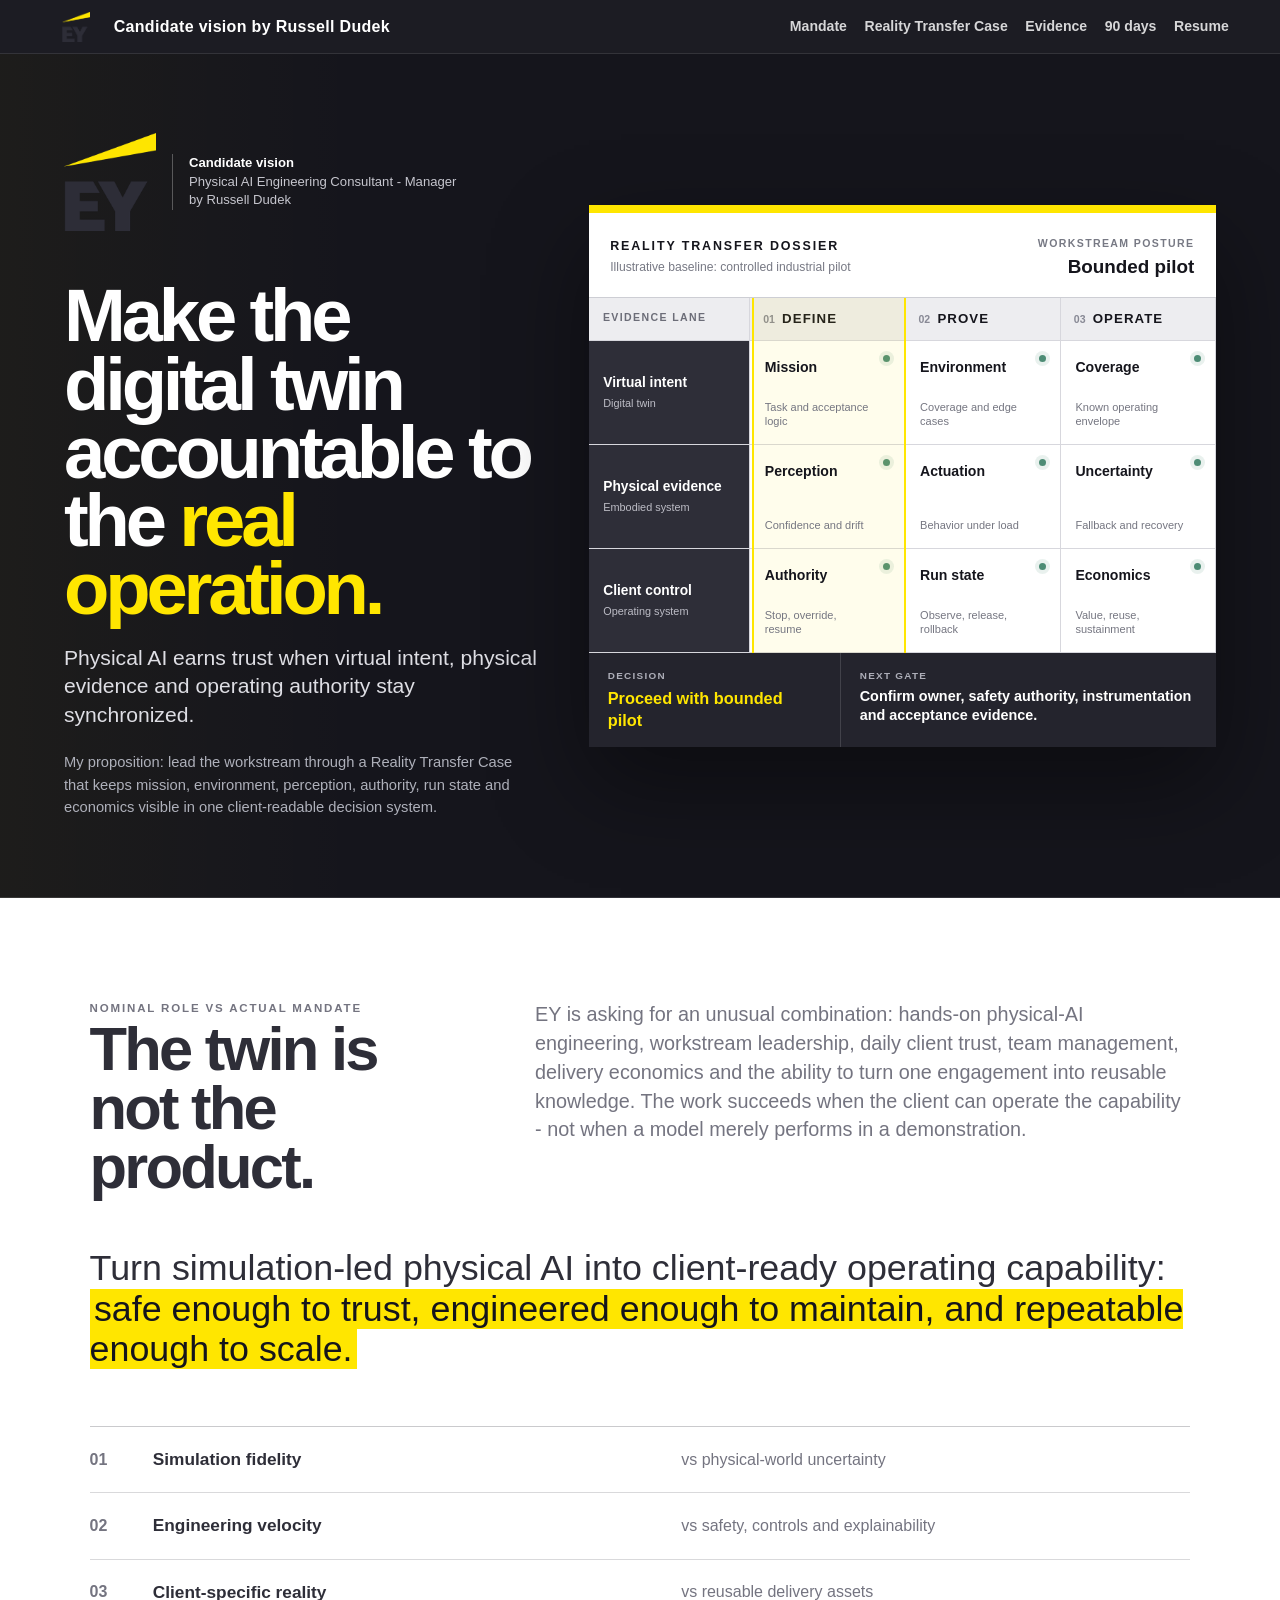
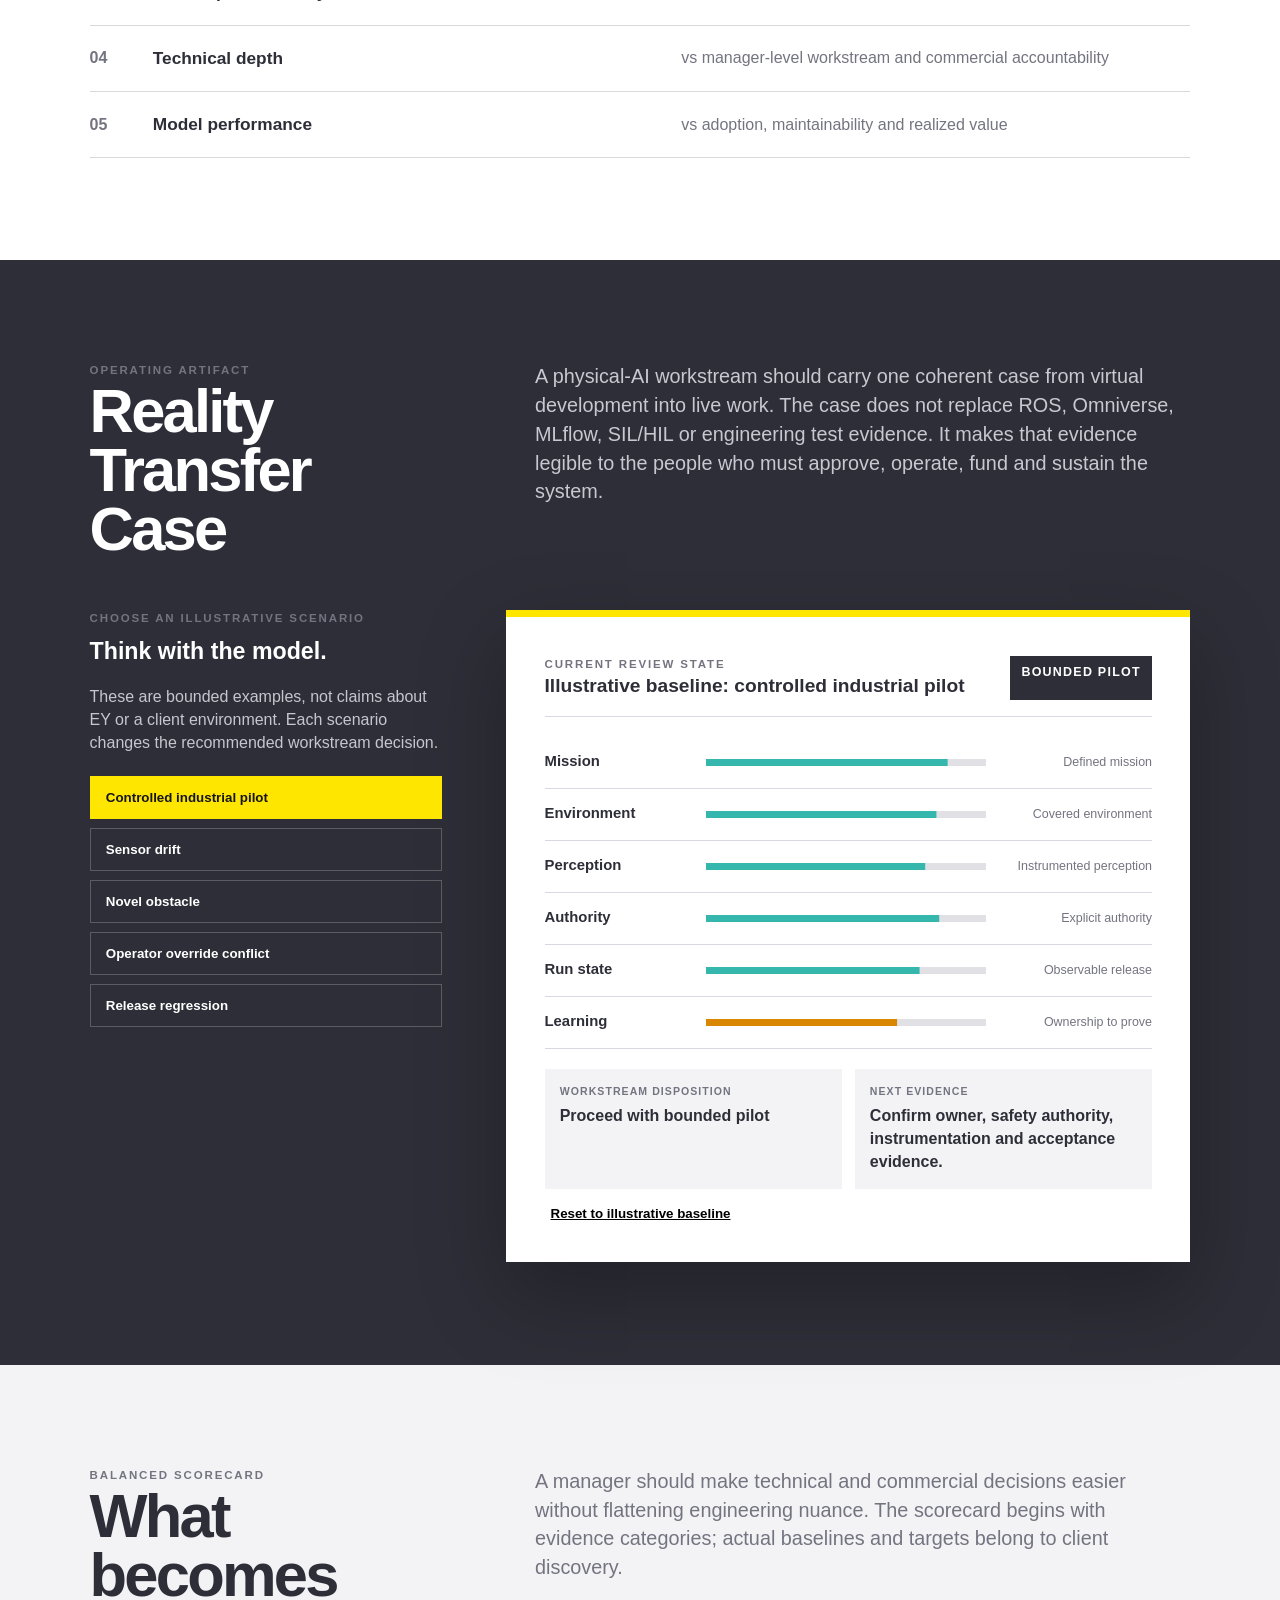
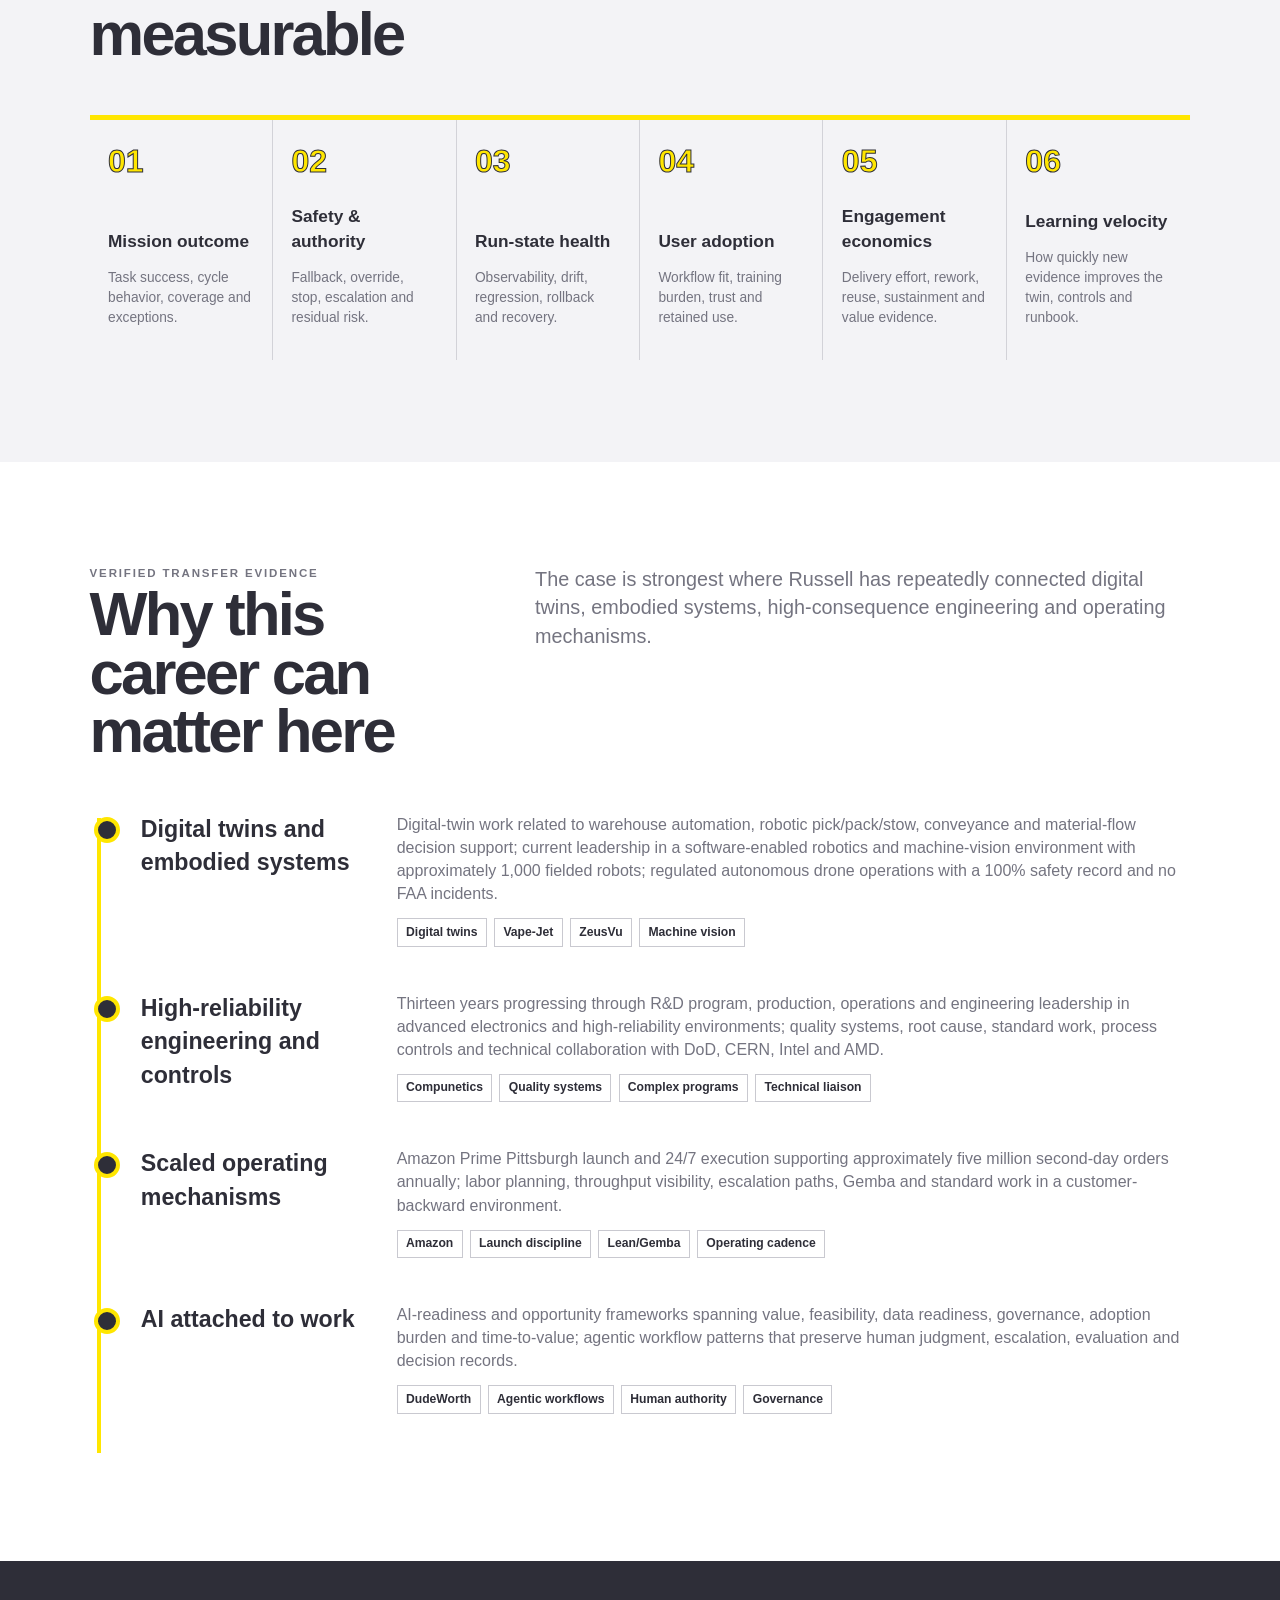
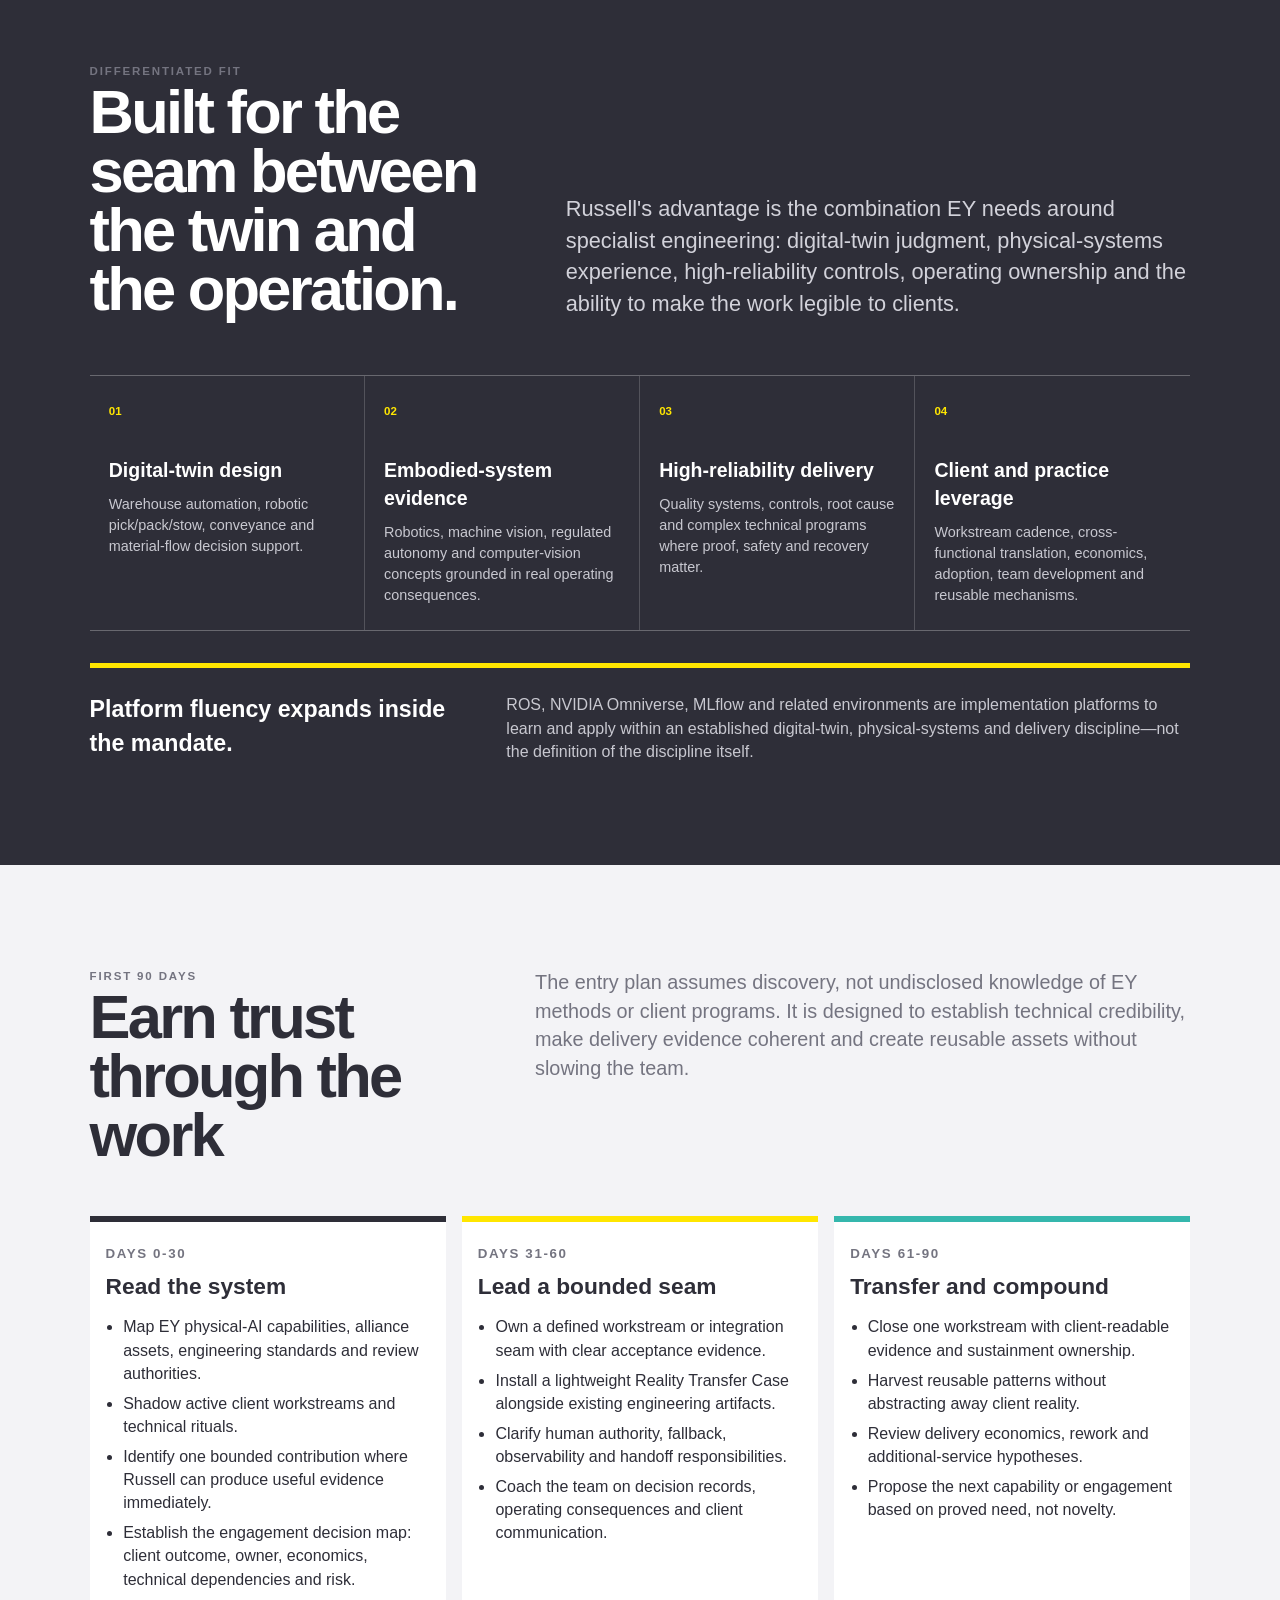
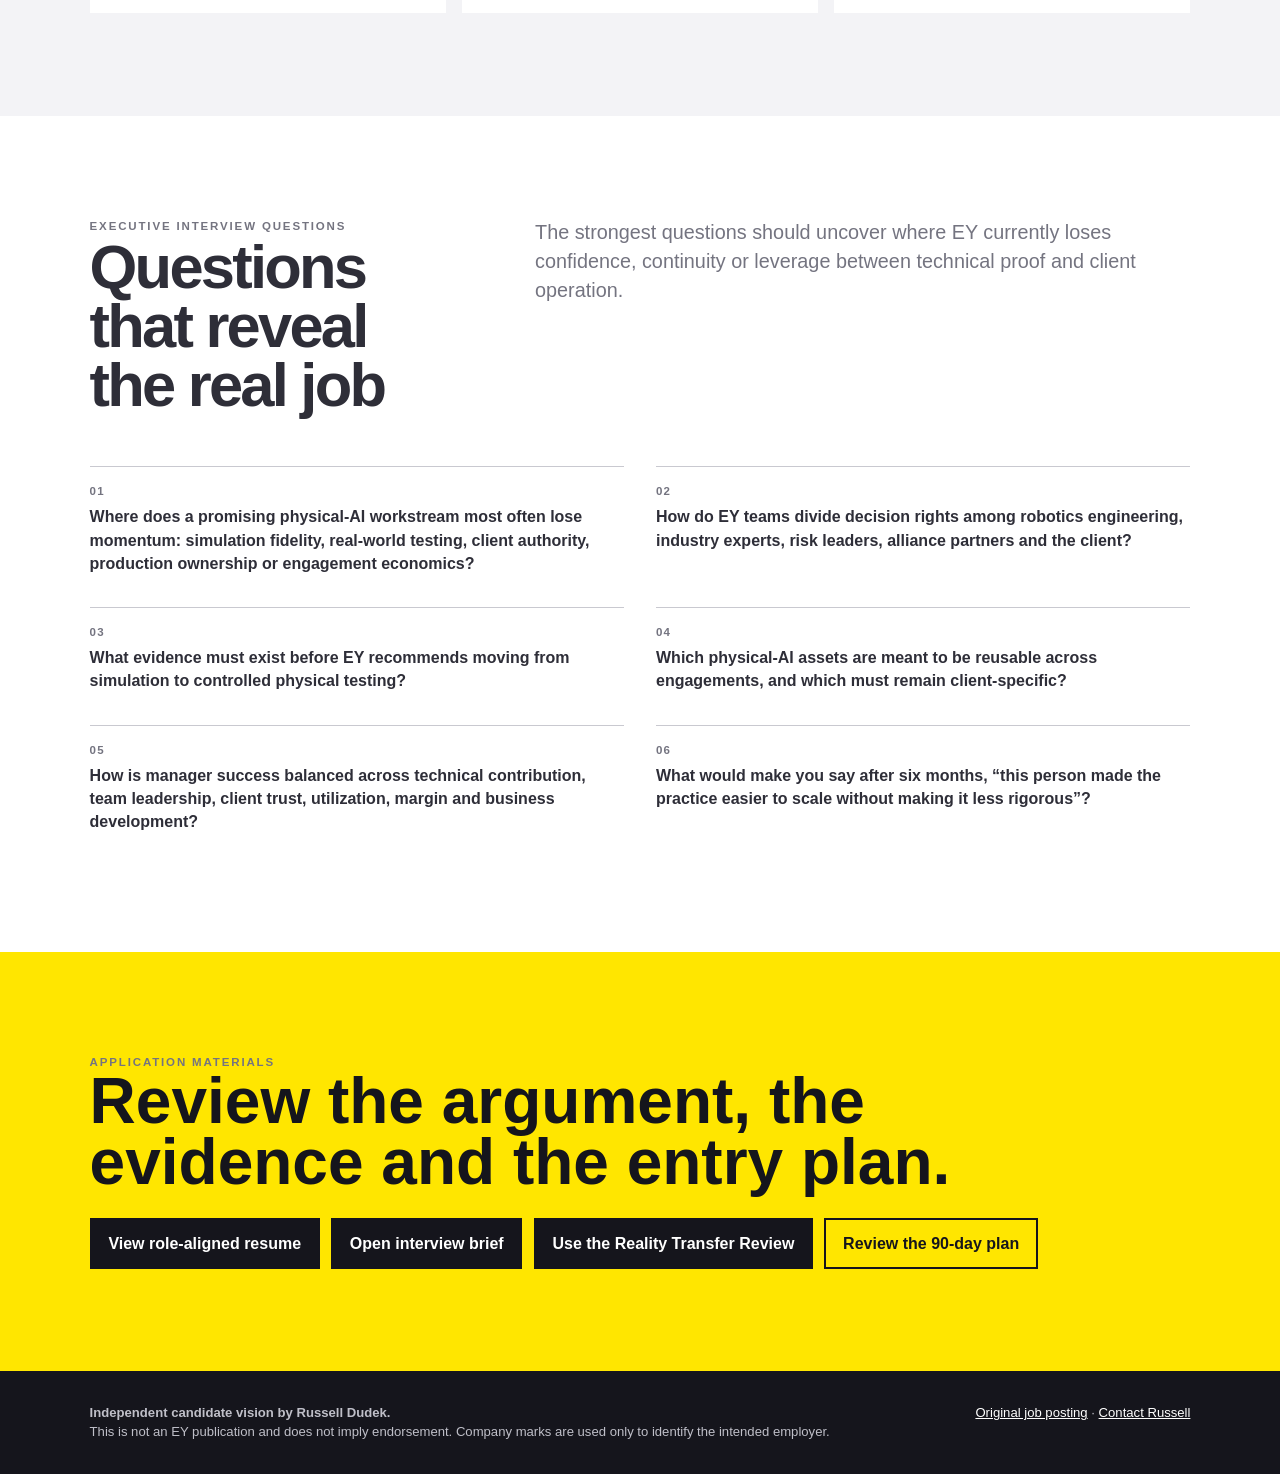
<file: index.html>
<!doctype html>
<html lang="en">
<head>
<meta charset="utf-8">
<meta name="viewport" content="width=device-width,initial-scale=1">
<meta name="author" content="Russell Dudek">
<meta name="description" content="Independent candidate vision for EY Physical AI Engineering Consultant - Manager.">
<title>EY Physical AI Engineering | Russell Dudek</title>
<link rel="stylesheet" href="styles.css">
</head>
<body>
<a class="skip-link" href="#main">Skip to content</a>
<nav class="site-nav" aria-label="Primary">
  <a class="nav-id" href="index.html"><img src="assets/brand/ey-logo-crop.svg" alt="EY"><span>Candidate vision by Russell Dudek</span></a>
  <button class="nav-toggle" aria-expanded="false" aria-controls="nav-links" aria-label="Open navigation">Menu</button>
  <div class="nav-links" id="nav-links">
    <a href="#mandate">Mandate</a><a href="#case">Reality Transfer Case</a><a href="#evidence">Evidence</a><a href="#entry">90 days</a><a href="resume.html">Resume</a>
  </div>
</nav>
<main id="main">
<section class="hero" aria-labelledby="hero-title">
  <div class="hero-copy">
    <div class="company-lockup"><img src="assets/brand/ey-logo-crop.svg" alt="EY logo"><div class="company-label"><strong>Candidate vision</strong>Physical AI Engineering Consultant - Manager<br>by Russell Dudek</div></div>
    <h1 id="hero-title">Make the digital twin accountable to the <em>real operation.</em></h1>
    <p class="hero-deck">Physical AI earns trust when virtual intent, physical evidence and operating authority stay synchronized.</p>
    <p class="hero-note">My proposition: lead the workstream through a Reality Transfer Case that keeps mission, environment, perception, authority, run state and economics visible in one client-readable decision system.</p>
  </div>
  <div class="hero-art" aria-label="Digital-twin evidence dossier aligning virtual intent, physical evidence and client control">
    <div class="twin-dossier" data-state="baseline">
      <div class="dossier-head">
        <div><span>Reality Transfer Dossier</span><small>Illustrative baseline · controlled industrial pilot</small></div>
        <div class="dossier-posture"><small>Workstream posture</small><strong data-case-status>Bounded pilot</strong></div>
      </div>
      <div class="dossier-grid" role="img" aria-label="Three synchronized evidence lanes across define, prove and operate stages">
        <div class="dossier-corner">Evidence lane</div>
        <div class="dossier-stage"><span>01</span><strong>Define</strong></div>
        <div class="dossier-stage"><span>02</span><strong>Prove</strong></div>
        <div class="dossier-stage"><span>03</span><strong>Operate</strong></div>

        <div class="dossier-lane"><span>Virtual intent</span><small>Digital twin</small></div>
        <div class="dossier-cell" data-cell="mission"><span>Mission</span><small>Task and acceptance logic</small></div>
        <div class="dossier-cell" data-cell="environment"><span>Environment</span><small>Coverage and edge cases</small></div>
        <div class="dossier-cell" data-cell="coverage"><span>Coverage</span><small>Known operating envelope</small></div>

        <div class="dossier-lane"><span>Physical evidence</span><small>Embodied system</small></div>
        <div class="dossier-cell" data-cell="perception"><span>Perception</span><small>Confidence and drift</small></div>
        <div class="dossier-cell" data-cell="actuation"><span>Actuation</span><small>Behavior under load</small></div>
        <div class="dossier-cell" data-cell="uncertainty"><span>Uncertainty</span><small>Fallback and recovery</small></div>

        <div class="dossier-lane"><span>Client control</span><small>Operating system</small></div>
        <div class="dossier-cell" data-cell="authority"><span>Authority</span><small>Stop, override, resume</small></div>
        <div class="dossier-cell" data-cell="runstate"><span>Run state</span><small>Observe, release, rollback</small></div>
        <div class="dossier-cell" data-cell="economics"><span>Economics</span><small>Value, reuse, sustainment</small></div>
        <div class="sync-window" aria-hidden="true"><span>Evidence lens</span></div>
      </div>
      <div class="dossier-verdict">
        <div><small>Decision</small><strong data-disposition>Proceed with bounded pilot</strong></div>
        <div><small>Next gate</small><strong data-next>Confirm owner, safety authority, instrumentation and acceptance evidence.</strong></div>
      </div>
    </div>
  </div>
</section>

<section class="section" id="mandate">
  <div class="section-header"><div><div class="ey-kicker">Nominal role vs actual mandate</div><h2>The twin is not the product.</h2></div><p class="section-lead">EY is asking for an unusual combination: hands-on physical-AI engineering, workstream leadership, daily client trust, team management, delivery economics and the ability to turn one engagement into reusable knowledge. The work succeeds when the client can operate the capability - not when a model merely performs in a demonstration.</p></div>
  <p class="mandate-sentence">Turn simulation-led physical AI into client-ready operating capability: <mark>safe enough to trust, engineered enough to maintain, and repeatable enough to scale.</mark></p>
  <div class="tension-lines">
    <div class="tension-line"><span>01</span><strong>Simulation fidelity</strong><em>vs physical-world uncertainty</em></div>
    <div class="tension-line"><span>02</span><strong>Engineering velocity</strong><em>vs safety, controls and explainability</em></div>
    <div class="tension-line"><span>03</span><strong>Client-specific reality</strong><em>vs reusable delivery assets</em></div>
    <div class="tension-line"><span>04</span><strong>Technical depth</strong><em>vs manager-level workstream and commercial accountability</em></div>
    <div class="tension-line"><span>05</span><strong>Model performance</strong><em>vs adoption, maintainability and realized value</em></div>
  </div>
</section>

<section class="section section-dark" id="case">
  <div class="section-header"><div><div class="ey-kicker">Operating artifact</div><h2>Reality Transfer Case</h2></div><p class="section-lead">A physical-AI workstream should carry one coherent case from virtual development into live work. The case does not replace ROS, Omniverse, MLflow, SIL/HIL or engineering test evidence. It makes that evidence legible to the people who must approve, operate, fund and sustain the system.</p></div>
  <div class="case-shell">
    <aside class="scenario-panel"><div class="ey-kicker">Choose an illustrative scenario</div><h3>Think with the model.</h3><p>These are bounded examples, not claims about EY or a client environment. Each scenario changes the recommended workstream decision.</p>
      <div class="scenario-buttons" role="group" aria-label="Reality transfer scenarios">
        <button class="scenario-button" data-scenario="baseline" aria-pressed="true">Controlled industrial pilot</button>
        <button class="scenario-button" data-scenario="drift" aria-pressed="false">Sensor drift</button>
        <button class="scenario-button" data-scenario="novel" aria-pressed="false">Novel obstacle</button>
        <button class="scenario-button" data-scenario="authority" aria-pressed="false">Operator override conflict</button>
        <button class="scenario-button" data-scenario="regression" aria-pressed="false">Release regression</button>
      </div>
    </aside>
    <div class="case-board" aria-live="polite">
      <div class="case-baseline"><div><div class="ey-kicker">Current review state</div><strong data-scenario-label>Illustrative baseline: controlled industrial pilot</strong></div><span class="case-status" data-case-status>Bounded pilot</span></div>
      <div class="evidence-chain">
        <div class="evidence-row" data-risk="0"><strong>Mission</strong><span class="bar"></span><output>Defined mission</output></div>
        <div class="evidence-row" data-risk="0"><strong>Environment</strong><span class="bar"></span><output>Covered environment</output></div>
        <div class="evidence-row" data-risk="0"><strong>Perception</strong><span class="bar"></span><output>Instrumented perception</output></div>
        <div class="evidence-row" data-risk="0"><strong>Authority</strong><span class="bar"></span><output>Explicit authority</output></div>
        <div class="evidence-row" data-risk="0"><strong>Run state</strong><span class="bar"></span><output>Observable release</output></div>
        <div class="evidence-row" data-risk="1"><strong>Learning</strong><span class="bar"></span><output>Ownership to prove</output></div>
      </div>
      <div class="decision-brief"><div class="decision-cell"><small>Workstream disposition</small><strong data-disposition>Proceed with bounded pilot</strong></div><div class="decision-cell"><small>Next evidence</small><strong data-next>Confirm owner, safety authority, instrumentation and acceptance evidence.</strong></div></div>
      <button class="reset-button" type="button">Reset to illustrative baseline</button>
    </div>
  </div>
</section>

<section class="section section-mist" id="scorecard">
  <div class="section-header"><div><div class="ey-kicker">Balanced scorecard</div><h2>What becomes measurable</h2></div><p class="section-lead">A manager should make technical and commercial decisions easier without flattening engineering nuance. The scorecard begins with evidence categories; actual baselines and targets belong to client discovery.</p></div>
  <div class="scorecard">
    <div class="score-item"><span>01</span><div><h3>Mission outcome</h3><p>Task success, cycle behavior, coverage and exceptions.</p></div></div>
    <div class="score-item"><span>02</span><div><h3>Safety & authority</h3><p>Fallback, override, stop, escalation and residual risk.</p></div></div>
    <div class="score-item"><span>03</span><div><h3>Run-state health</h3><p>Observability, drift, regression, rollback and recovery.</p></div></div>
    <div class="score-item"><span>04</span><div><h3>User adoption</h3><p>Workflow fit, training burden, trust and retained use.</p></div></div>
    <div class="score-item"><span>05</span><div><h3>Engagement economics</h3><p>Delivery effort, rework, reuse, sustainment and value evidence.</p></div></div>
    <div class="score-item"><span>06</span><div><h3>Learning velocity</h3><p>How quickly new evidence improves the twin, controls and runbook.</p></div></div>
  </div>
</section>

<section class="section" id="evidence">
  <div class="section-header"><div><div class="ey-kicker">Verified transfer evidence</div><h2>Why this career can matter here</h2></div><p class="section-lead">The case is strongest where Russell has repeatedly connected digital twins, embodied systems, high-consequence engineering and operating mechanisms.</p></div>
  <div class="evidence-trail">
    <article class="trail-item"><h3>Digital twins and embodied systems</h3><div><p>Digital-twin work related to warehouse automation, robotic pick/pack/stow, conveyance and material-flow decision support; current leadership in a software-enabled robotics and machine-vision environment with approximately 1,000 fielded robots; regulated autonomous drone operations with a 100% safety record and no FAA incidents.</p><div class="proof-tags"><span>Digital twins</span><span>Vape-Jet</span><span>ZeusVu</span><span>Machine vision</span></div></div></article>
    <article class="trail-item"><h3>High-reliability engineering and controls</h3><div><p>Thirteen years progressing through R&amp;D program, production, operations and engineering leadership in advanced electronics and high-reliability environments; quality systems, root cause, standard work, process controls and technical collaboration with DoD, CERN, Intel and AMD.</p><div class="proof-tags"><span>Compunetics</span><span>Quality systems</span><span>Complex programs</span><span>Technical liaison</span></div></div></article>
    <article class="trail-item"><h3>Scaled operating mechanisms</h3><div><p>Amazon Prime Pittsburgh launch and 24/7 execution supporting approximately five million second-day orders annually; labor planning, throughput visibility, escalation paths, Gemba and standard work in a customer-backward environment.</p><div class="proof-tags"><span>Amazon</span><span>Launch discipline</span><span>Lean/Gemba</span><span>Operating cadence</span></div></div></article>
    <article class="trail-item"><h3>AI attached to work</h3><div><p>AI-readiness and opportunity frameworks spanning value, feasibility, data readiness, governance, adoption burden and time-to-value; agentic workflow patterns that preserve human judgment, escalation, evaluation and decision records.</p><div class="proof-tags"><span>DudeWorth</span><span>Agentic workflows</span><span>Human authority</span><span>Governance</span></div></div></article>
  </div>
</section>

<section class="section section-dark fit-section" id="fit">
  <div class="fit-intro"><div><div class="ey-kicker">Differentiated fit</div><h2>Built for the seam between the twin and the operation.</h2></div><p>Russell's advantage is the combination EY needs around specialist engineering: digital-twin judgment, physical-systems experience, high-reliability controls, operating ownership and the ability to make the work legible to clients.</p></div>
  <div class="fit-ledger">
    <article><span>01</span><h3>Digital-twin design</h3><p>Warehouse automation, robotic pick/pack/stow, conveyance and material-flow decision support.</p></article>
    <article><span>02</span><h3>Embodied-system evidence</h3><p>Robotics, machine vision, regulated autonomy and computer-vision concepts grounded in real operating consequences.</p></article>
    <article><span>03</span><h3>High-reliability delivery</h3><p>Quality systems, controls, root cause and complex technical programs where proof, safety and recovery matter.</p></article>
    <article><span>04</span><h3>Client and practice leverage</h3><p>Workstream cadence, cross-functional translation, economics, adoption, team development and reusable mechanisms.</p></article>
  </div>
  <div class="platform-ramp"><strong>Platform fluency expands inside the mandate.</strong><p>ROS, NVIDIA Omniverse, MLflow and related environments are implementation platforms to learn and apply within an established digital-twin, physical-systems and delivery discipline—not the definition of the discipline itself.</p></div>
</section>

<section class="section section-mist" id="entry">
  <div class="section-header"><div><div class="ey-kicker">First 90 days</div><h2>Earn trust through the work</h2></div><p class="section-lead">The entry plan assumes discovery, not undisclosed knowledge of EY methods or client programs. It is designed to establish technical credibility, make delivery evidence coherent and create reusable assets without slowing the team.</p></div>
  <div class="timeline">
    <article class="phase"><small>Days 0-30</small><h3>Read the system</h3><ul><li>Map EY physical-AI capabilities, alliance assets, engineering standards and review authorities.</li><li>Shadow active client workstreams and technical rituals.</li><li>Identify one bounded contribution where Russell can produce useful evidence immediately.</li><li>Establish the engagement decision map: client outcome, owner, economics, technical dependencies and risk.</li></ul></article>
    <article class="phase"><small>Days 31-60</small><h3>Lead a bounded seam</h3><ul><li>Own a defined workstream or integration seam with clear acceptance evidence.</li><li>Install a lightweight Reality Transfer Case alongside existing engineering artifacts.</li><li>Clarify human authority, fallback, observability and handoff responsibilities.</li><li>Coach the team on decision records, operating consequences and client communication.</li></ul></article>
    <article class="phase"><small>Days 61-90</small><h3>Transfer and compound</h3><ul><li>Close one workstream with client-readable evidence and sustainment ownership.</li><li>Harvest reusable patterns without abstracting away client reality.</li><li>Review delivery economics, rework and additional-service hypotheses.</li><li>Propose the next capability or engagement based on proved need, not novelty.</li></ul></article>
  </div>
</section>

<section class="section" id="questions">
  <div class="section-header"><div><div class="ey-kicker">Executive interview questions</div><h2>Questions that reveal the real job</h2></div><p class="section-lead">The strongest questions should uncover where EY currently loses confidence, continuity or leverage between technical proof and client operation.</p></div>
  <div class="questions">
    <div class="question">Where does a promising physical-AI workstream most often lose momentum: simulation fidelity, real-world testing, client authority, production ownership or engagement economics?</div>
    <div class="question">How do EY teams divide decision rights among robotics engineering, industry experts, risk leaders, alliance partners and the client?</div>
    <div class="question">What evidence must exist before EY recommends moving from simulation to controlled physical testing?</div>
    <div class="question">Which physical-AI assets are meant to be reusable across engagements, and which must remain client-specific?</div>
    <div class="question">How is manager success balanced across technical contribution, team leadership, client trust, utilization, margin and business development?</div>
    <div class="question">What would make you say after six months, “this person made the practice easier to scale without making it less rigorous”?</div>
  </div>
</section>

<section class="cta-section"><div class="ey-kicker">Application materials</div><h2>Review the argument, the evidence and the entry plan.</h2><div class="cta-links"><a class="btn" href="resume.html">View role-aligned resume</a><a class="btn" href="interview-brief.html">Open interview brief</a><a class="btn" href="reality-transfer-review.html">Use the Reality Transfer Review</a><a class="btn secondary" href="90-day-plan.html">Review the 90-day plan</a></div></section>
</main>
<footer class="site-footer"><div><strong>Independent candidate vision by Russell Dudek.</strong><br>This is not an EY publication and does not imply endorsement. Company marks are used only to identify the intended employer.</div><div><a href="https://careers.ey.com/ey/job/New-York-Physical-AI-Engineering-Consultant-Manager-Consulting-Open-Location-NY-10001-8604/1407252133/">Original job posting</a> · <a href="mailto:russelldudek@gmail.com">Contact Russell</a></div></footer>
<script src="app.js"></script>
</body>
</html>
</file>
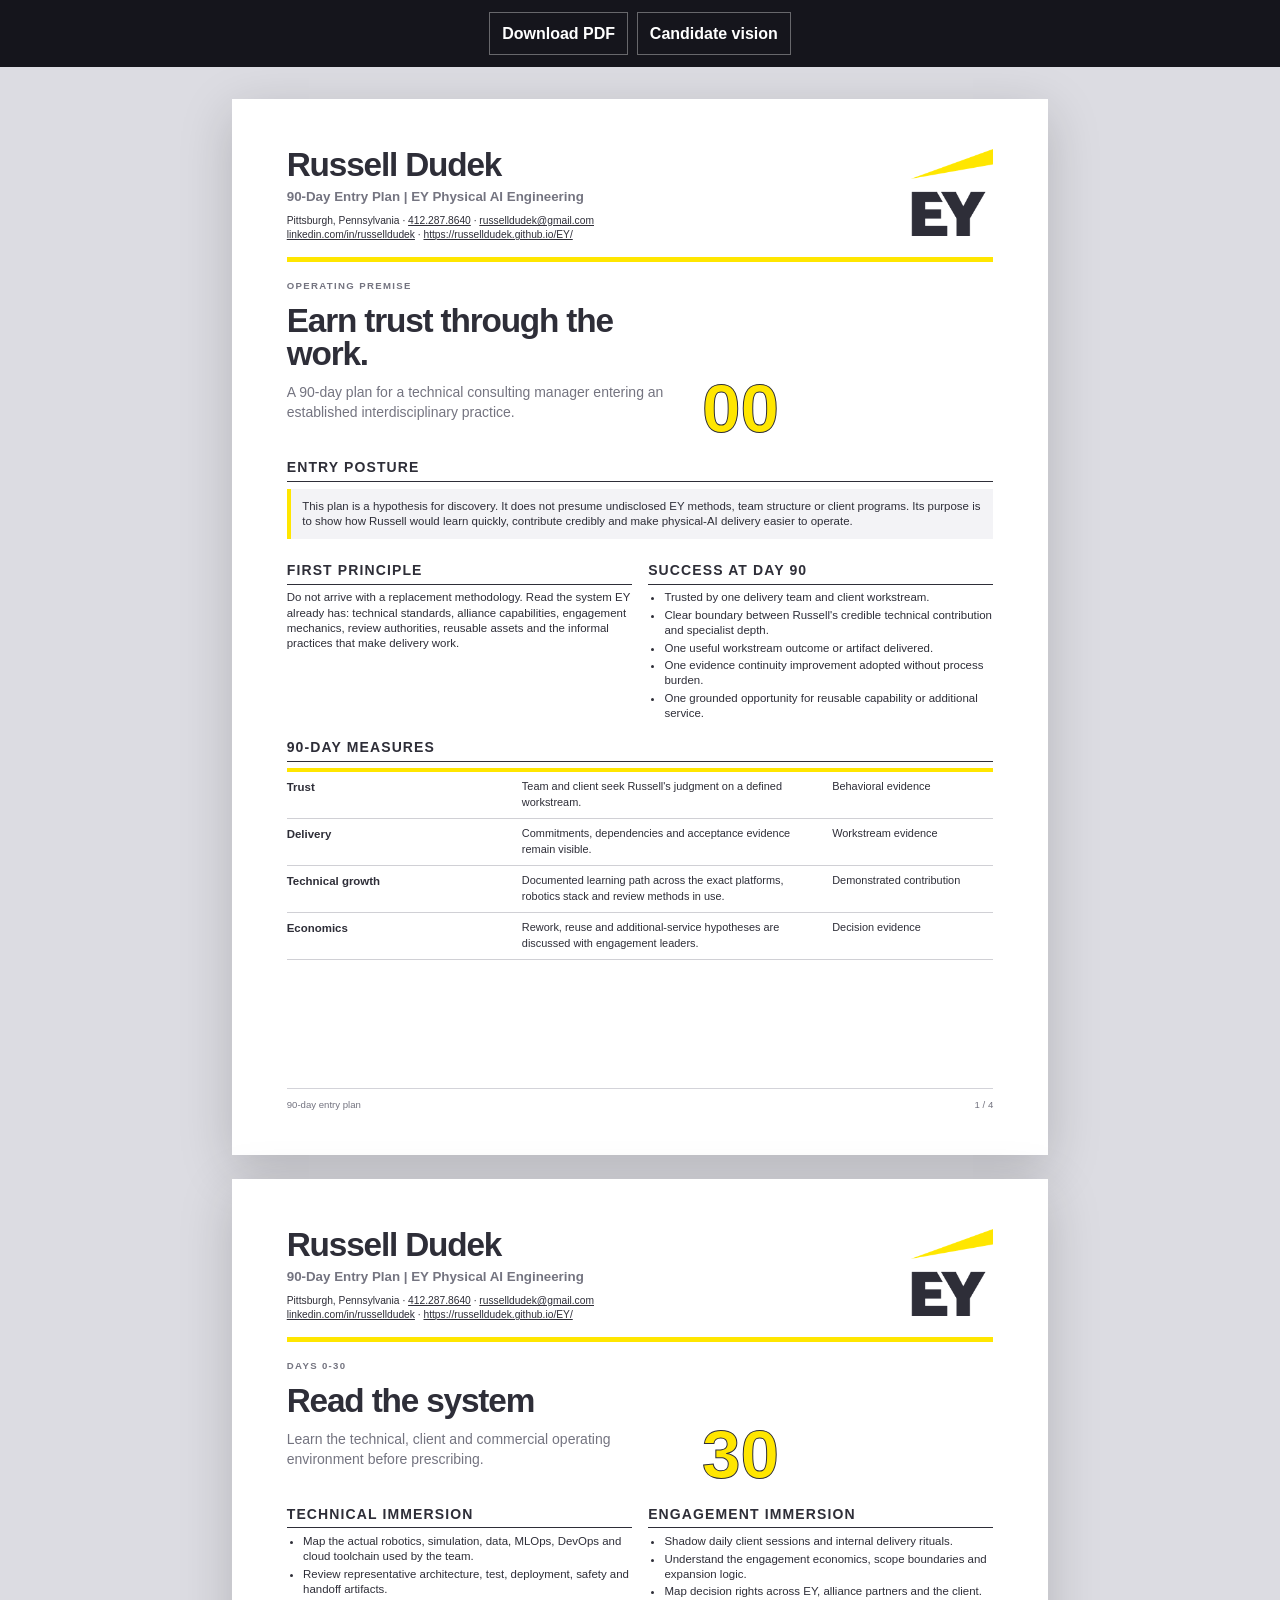
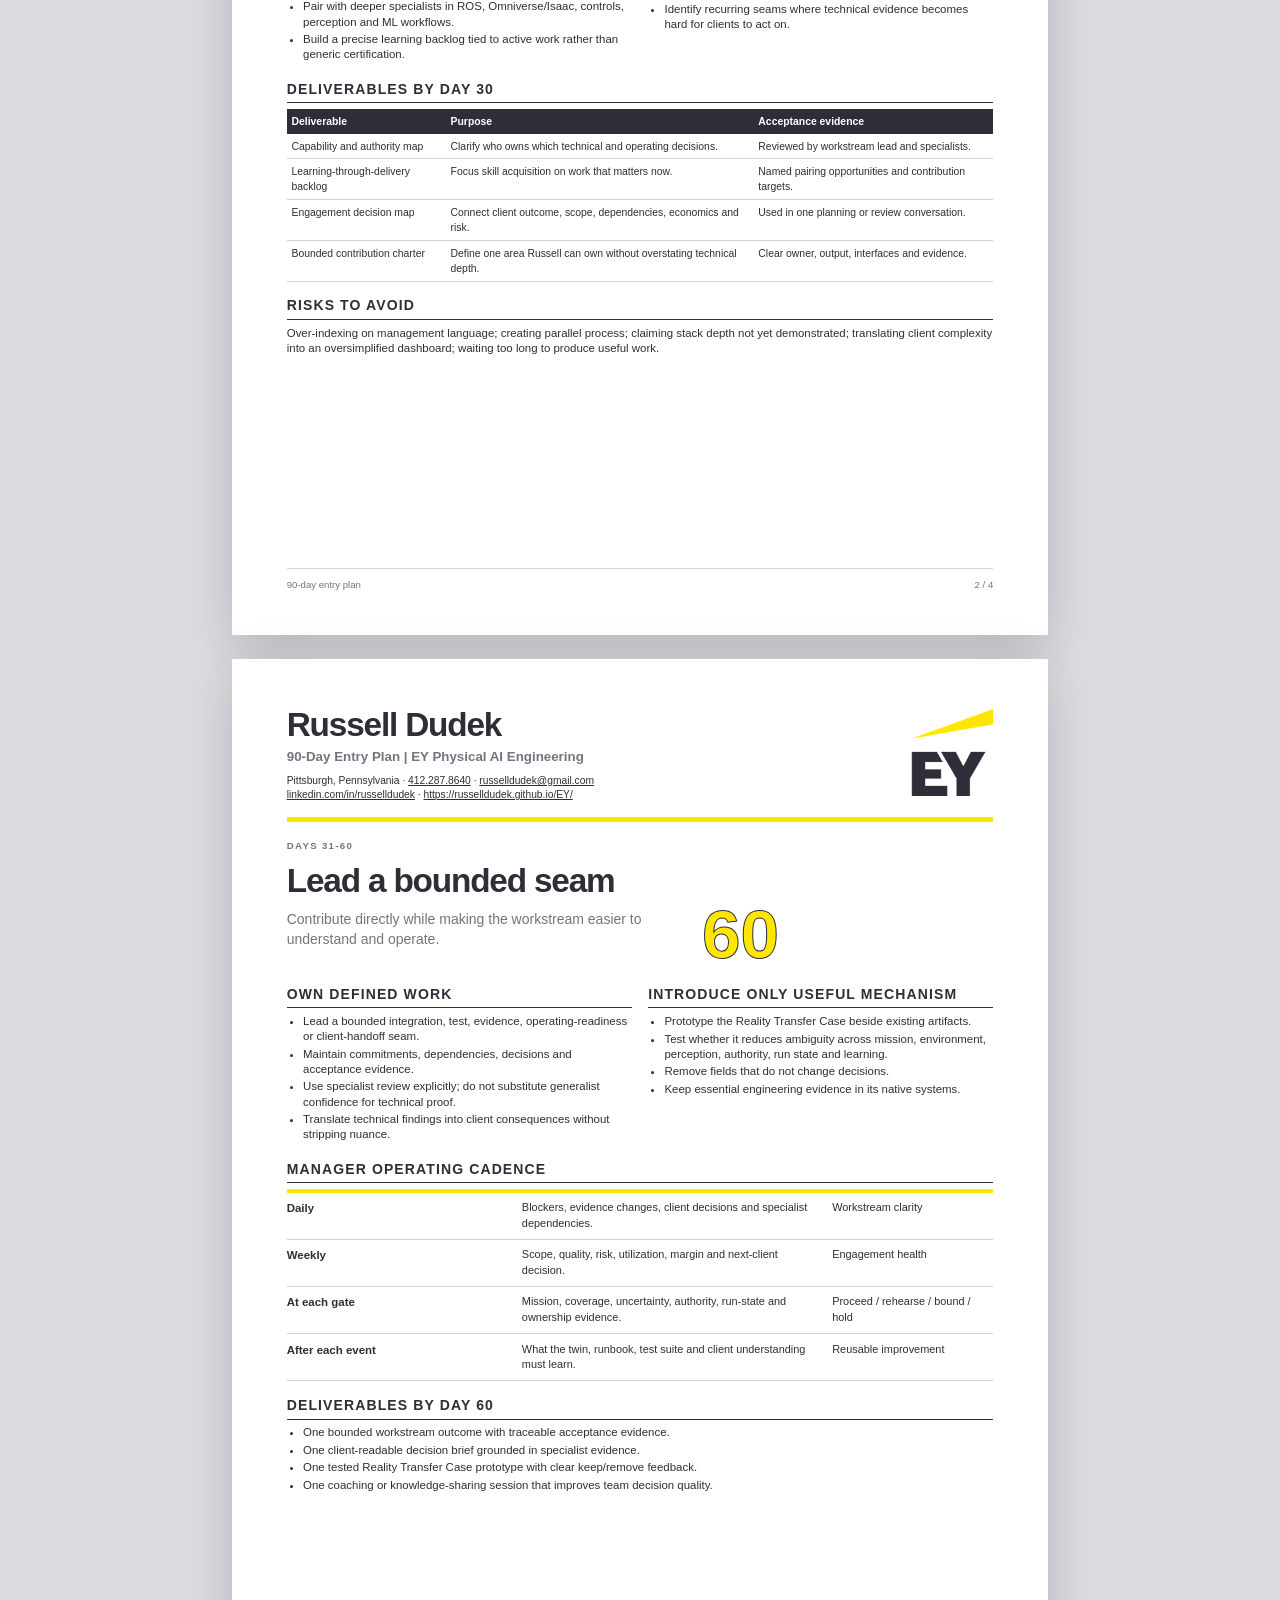
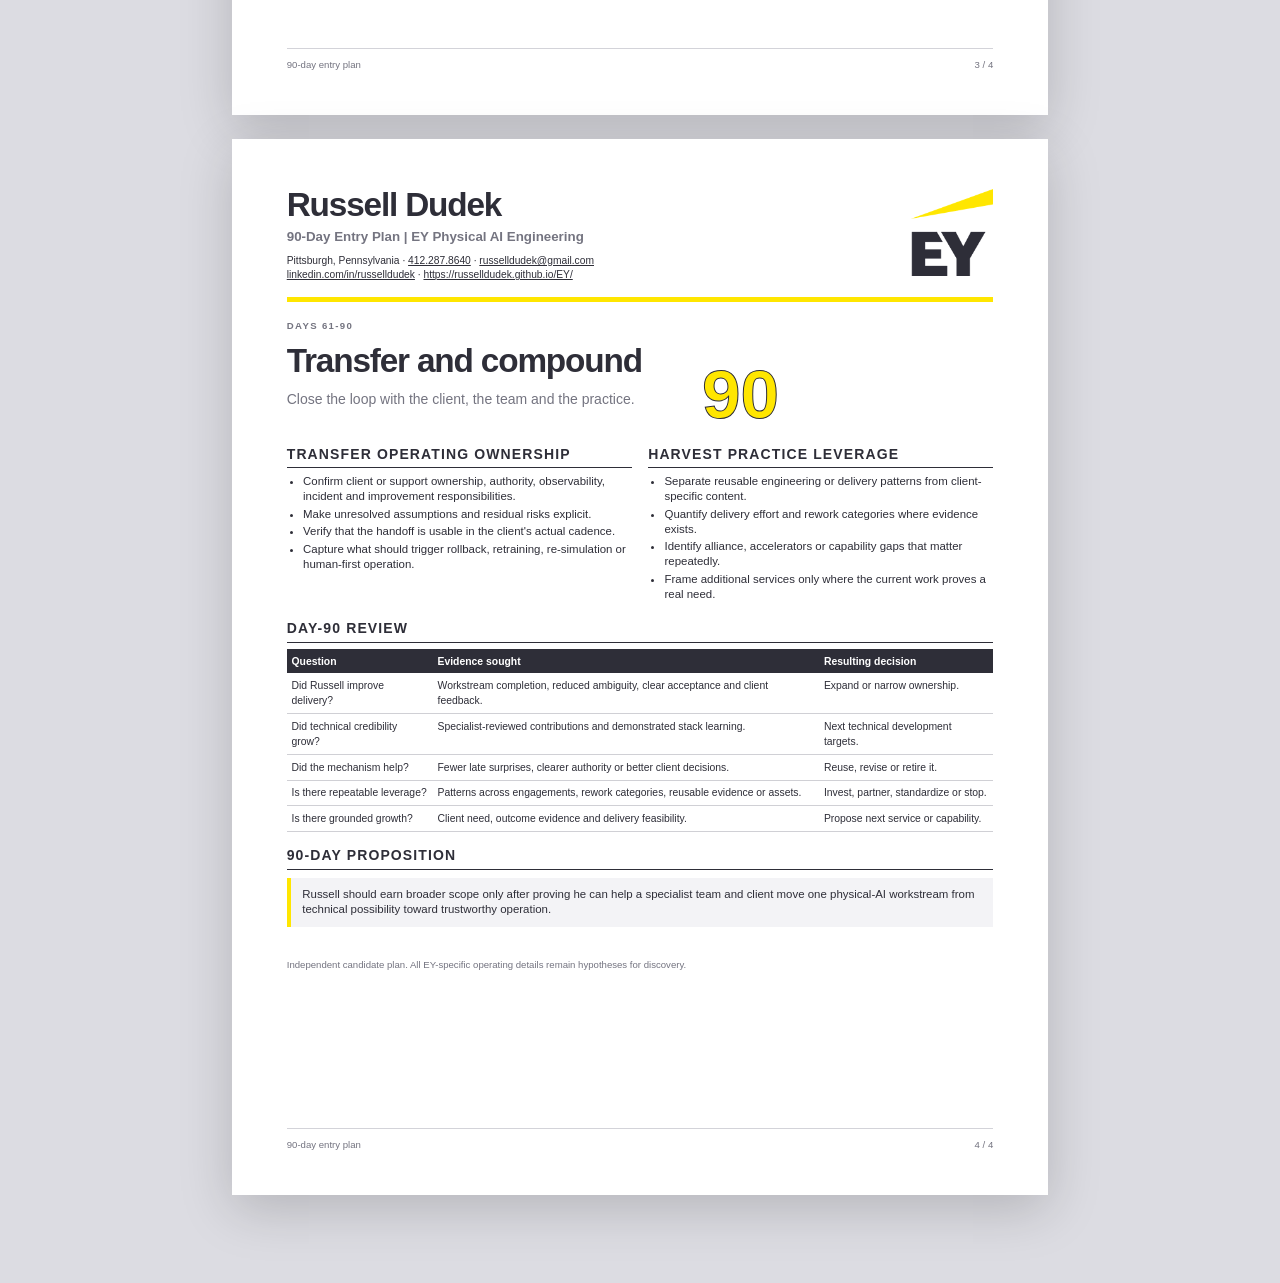
<file: 90-day-plan.html>
<!doctype html><html lang="en"><head><meta charset="utf-8"><meta name="author" content="Russell Dudek"><meta name="viewport" content="width=device-width,initial-scale=1"><title>EY Physical AI 90-Day Entry Plan</title><link rel="stylesheet" href="styles.css"></head><body class="document-body"><div class="document-actions"><a href="docs/Russell-Dudek-EY-90-Day-Plan.pdf" download="Russell-Dudek-EY-90-Day-Plan.pdf">Download PDF</a><a href="index.html">Candidate vision</a></div><main class="document-shell"><section class="document-page report-page"><header class="doc-header"><div><div class="doc-name">Russell Dudek</div><div class="doc-identity">90-Day Entry Plan | EY Physical AI Engineering</div><div class="doc-contact">Pittsburgh, Pennsylvania · <a href="tel:+14122878640">412.287.8640</a> · <a href="mailto:russelldudek@gmail.com">russelldudek@gmail.com</a><br><a href="https://www.linkedin.com/in/russelldudek">linkedin.com/in/russelldudek</a> · <a href="https://russelldudek.github.io/EY/">https://russelldudek.github.io/EY/</a></div></div><img class="doc-logo" src="assets/brand/ey-logo-crop.svg" alt="EY"></header>
<div class="doc-kicker">Operating premise</div><div class="report-hero"><div><h1 class="doc-title">Earn trust through the work.</h1><p class="doc-subtitle">A 90-day plan for a technical consulting manager entering an established interdisciplinary practice.</p></div><div class="report-number">00</div></div>
<div class="doc-section"><h2>Entry posture</h2><div class="doc-highlight"><p>This plan is a hypothesis for discovery. It does not presume undisclosed EY methods, team structure or client programs. Its purpose is to show how Russell would learn quickly, contribute credibly and make physical-AI delivery easier to operate.</p></div></div>
<div class="doc-grid-2"><div class="doc-section"><h2>First principle</h2><p>Do not arrive with a replacement methodology. Read the system EY already has: technical standards, alliance capabilities, engagement mechanics, review authorities, reusable assets and the informal practices that make delivery work.</p></div><div class="doc-section"><h2>Success at day 90</h2><ul><li>Trusted by one delivery team and client workstream.</li><li>Clear boundary between Russell's credible technical contribution and specialist depth.</li><li>One useful workstream outcome or artifact delivered.</li><li>One evidence continuity improvement adopted without process burden.</li><li>One grounded opportunity for reusable capability or additional service.</li></ul></div></div>
<div class="doc-section"><h2>90-day measures</h2><div class="matrix"><div class="matrix-row"><strong>Trust</strong><span>Team and client seek Russell's judgment on a defined workstream.</span><span>Behavioral evidence</span></div><div class="matrix-row"><strong>Delivery</strong><span>Commitments, dependencies and acceptance evidence remain visible.</span><span>Workstream evidence</span></div><div class="matrix-row"><strong>Technical growth</strong><span>Documented learning path across the exact platforms, robotics stack and review methods in use.</span><span>Demonstrated contribution</span></div><div class="matrix-row"><strong>Economics</strong><span>Rework, reuse and additional-service hypotheses are discussed with engagement leaders.</span><span>Decision evidence</span></div></div></div>
<footer class="doc-footer"><span>90-day entry plan</span><span>1 / 4</span></footer></section><section class="document-page report-page"><header class="doc-header"><div><div class="doc-name">Russell Dudek</div><div class="doc-identity">90-Day Entry Plan | EY Physical AI Engineering</div><div class="doc-contact">Pittsburgh, Pennsylvania · <a href="tel:+14122878640">412.287.8640</a> · <a href="mailto:russelldudek@gmail.com">russelldudek@gmail.com</a><br><a href="https://www.linkedin.com/in/russelldudek">linkedin.com/in/russelldudek</a> · <a href="https://russelldudek.github.io/EY/">https://russelldudek.github.io/EY/</a></div></div><img class="doc-logo" src="assets/brand/ey-logo-crop.svg" alt="EY"></header>
<div class="doc-kicker">Days 0-30</div><div class="report-hero"><div><h1 class="doc-title">Read the system</h1><p class="doc-subtitle">Learn the technical, client and commercial operating environment before prescribing.</p></div><div class="report-number">30</div></div>
<div class="doc-grid-2"><div class="doc-section"><h2>Technical immersion</h2><ul><li>Map the actual robotics, simulation, data, MLOps, DevOps and cloud toolchain used by the team.</li><li>Review representative architecture, test, deployment, safety and handoff artifacts.</li><li>Pair with deeper specialists in ROS, Omniverse/Isaac, controls, perception and ML workflows.</li><li>Build a precise learning backlog tied to active work rather than generic certification.</li></ul></div><div class="doc-section"><h2>Engagement immersion</h2><ul><li>Shadow daily client sessions and internal delivery rituals.</li><li>Understand the engagement economics, scope boundaries and expansion logic.</li><li>Map decision rights across EY, alliance partners and the client.</li><li>Identify recurring seams where technical evidence becomes hard for clients to act on.</li></ul></div></div>
<div class="doc-section"><h2>Deliverables by day 30</h2><table class="review-table"><thead><tr><th>Deliverable</th><th>Purpose</th><th>Acceptance evidence</th></tr></thead><tbody><tr><td>Capability and authority map</td><td>Clarify who owns which technical and operating decisions.</td><td>Reviewed by workstream lead and specialists.</td></tr><tr><td>Learning-through-delivery backlog</td><td>Focus skill acquisition on work that matters now.</td><td>Named pairing opportunities and contribution targets.</td></tr><tr><td>Engagement decision map</td><td>Connect client outcome, scope, dependencies, economics and risk.</td><td>Used in one planning or review conversation.</td></tr><tr><td>Bounded contribution charter</td><td>Define one area Russell can own without overstating technical depth.</td><td>Clear owner, output, interfaces and evidence.</td></tr></tbody></table></div>
<div class="doc-section"><h2>Risks to avoid</h2><p>Over-indexing on management language; creating parallel process; claiming stack depth not yet demonstrated; translating client complexity into an oversimplified dashboard; waiting too long to produce useful work.</p></div>
<footer class="doc-footer"><span>90-day entry plan</span><span>2 / 4</span></footer></section><section class="document-page report-page"><header class="doc-header"><div><div class="doc-name">Russell Dudek</div><div class="doc-identity">90-Day Entry Plan | EY Physical AI Engineering</div><div class="doc-contact">Pittsburgh, Pennsylvania · <a href="tel:+14122878640">412.287.8640</a> · <a href="mailto:russelldudek@gmail.com">russelldudek@gmail.com</a><br><a href="https://www.linkedin.com/in/russelldudek">linkedin.com/in/russelldudek</a> · <a href="https://russelldudek.github.io/EY/">https://russelldudek.github.io/EY/</a></div></div><img class="doc-logo" src="assets/brand/ey-logo-crop.svg" alt="EY"></header>
<div class="doc-kicker">Days 31-60</div><div class="report-hero"><div><h1 class="doc-title">Lead a bounded seam</h1><p class="doc-subtitle">Contribute directly while making the workstream easier to understand and operate.</p></div><div class="report-number">60</div></div>
<div class="doc-grid-2"><div class="doc-section"><h2>Own defined work</h2><ul><li>Lead a bounded integration, test, evidence, operating-readiness or client-handoff seam.</li><li>Maintain commitments, dependencies, decisions and acceptance evidence.</li><li>Use specialist review explicitly; do not substitute generalist confidence for technical proof.</li><li>Translate technical findings into client consequences without stripping nuance.</li></ul></div><div class="doc-section"><h2>Introduce only useful mechanism</h2><ul><li>Prototype the Reality Transfer Case beside existing artifacts.</li><li>Test whether it reduces ambiguity across mission, environment, perception, authority, run state and learning.</li><li>Remove fields that do not change decisions.</li><li>Keep essential engineering evidence in its native systems.</li></ul></div></div>
<div class="doc-section"><h2>Manager operating cadence</h2><div class="matrix"><div class="matrix-row"><strong>Daily</strong><span>Blockers, evidence changes, client decisions and specialist dependencies.</span><span>Workstream clarity</span></div><div class="matrix-row"><strong>Weekly</strong><span>Scope, quality, risk, utilization, margin and next-client decision.</span><span>Engagement health</span></div><div class="matrix-row"><strong>At each gate</strong><span>Mission, coverage, uncertainty, authority, run-state and ownership evidence.</span><span>Proceed / rehearse / bound / hold</span></div><div class="matrix-row"><strong>After each event</strong><span>What the twin, runbook, test suite and client understanding must learn.</span><span>Reusable improvement</span></div></div></div>
<div class="doc-section"><h2>Deliverables by day 60</h2><ul><li>One bounded workstream outcome with traceable acceptance evidence.</li><li>One client-readable decision brief grounded in specialist evidence.</li><li>One tested Reality Transfer Case prototype with clear keep/remove feedback.</li><li>One coaching or knowledge-sharing session that improves team decision quality.</li></ul></div>
<footer class="doc-footer"><span>90-day entry plan</span><span>3 / 4</span></footer></section><section class="document-page report-page"><header class="doc-header"><div><div class="doc-name">Russell Dudek</div><div class="doc-identity">90-Day Entry Plan | EY Physical AI Engineering</div><div class="doc-contact">Pittsburgh, Pennsylvania · <a href="tel:+14122878640">412.287.8640</a> · <a href="mailto:russelldudek@gmail.com">russelldudek@gmail.com</a><br><a href="https://www.linkedin.com/in/russelldudek">linkedin.com/in/russelldudek</a> · <a href="https://russelldudek.github.io/EY/">https://russelldudek.github.io/EY/</a></div></div><img class="doc-logo" src="assets/brand/ey-logo-crop.svg" alt="EY"></header>
<div class="doc-kicker">Days 61-90</div><div class="report-hero"><div><h1 class="doc-title">Transfer and compound</h1><p class="doc-subtitle">Close the loop with the client, the team and the practice.</p></div><div class="report-number">90</div></div>
<div class="doc-grid-2"><div class="doc-section"><h2>Transfer operating ownership</h2><ul><li>Confirm client or support ownership, authority, observability, incident and improvement responsibilities.</li><li>Make unresolved assumptions and residual risks explicit.</li><li>Verify that the handoff is usable in the client's actual cadence.</li><li>Capture what should trigger rollback, retraining, re-simulation or human-first operation.</li></ul></div><div class="doc-section"><h2>Harvest practice leverage</h2><ul><li>Separate reusable engineering or delivery patterns from client-specific content.</li><li>Quantify delivery effort and rework categories where evidence exists.</li><li>Identify alliance, accelerators or capability gaps that matter repeatedly.</li><li>Frame additional services only where the current work proves a real need.</li></ul></div></div>
<div class="doc-section"><h2>Day-90 review</h2><table class="review-table"><thead><tr><th>Question</th><th>Evidence sought</th><th>Resulting decision</th></tr></thead><tbody><tr><td>Did Russell improve delivery?</td><td>Workstream completion, reduced ambiguity, clear acceptance and client feedback.</td><td>Expand or narrow ownership.</td></tr><tr><td>Did technical credibility grow?</td><td>Specialist-reviewed contributions and demonstrated stack learning.</td><td>Next technical development targets.</td></tr><tr><td>Did the mechanism help?</td><td>Fewer late surprises, clearer authority or better client decisions.</td><td>Reuse, revise or retire it.</td></tr><tr><td>Is there repeatable leverage?</td><td>Patterns across engagements, rework categories, reusable evidence or assets.</td><td>Invest, partner, standardize or stop.</td></tr><tr><td>Is there grounded growth?</td><td>Client need, outcome evidence and delivery feasibility.</td><td>Propose next service or capability.</td></tr></tbody></table></div>
<div class="doc-section"><h2>90-day proposition</h2><div class="doc-highlight"><p>Russell should earn broader scope only after proving he can help a specialist team and client move one physical-AI workstream from technical possibility toward trustworthy operation.</p></div></div>
<p class="nonendorsement">Independent candidate plan. All EY-specific operating details remain hypotheses for discovery.</p>
<footer class="doc-footer"><span>90-day entry plan</span><span>4 / 4</span></footer></section></main></body></html>
</file>
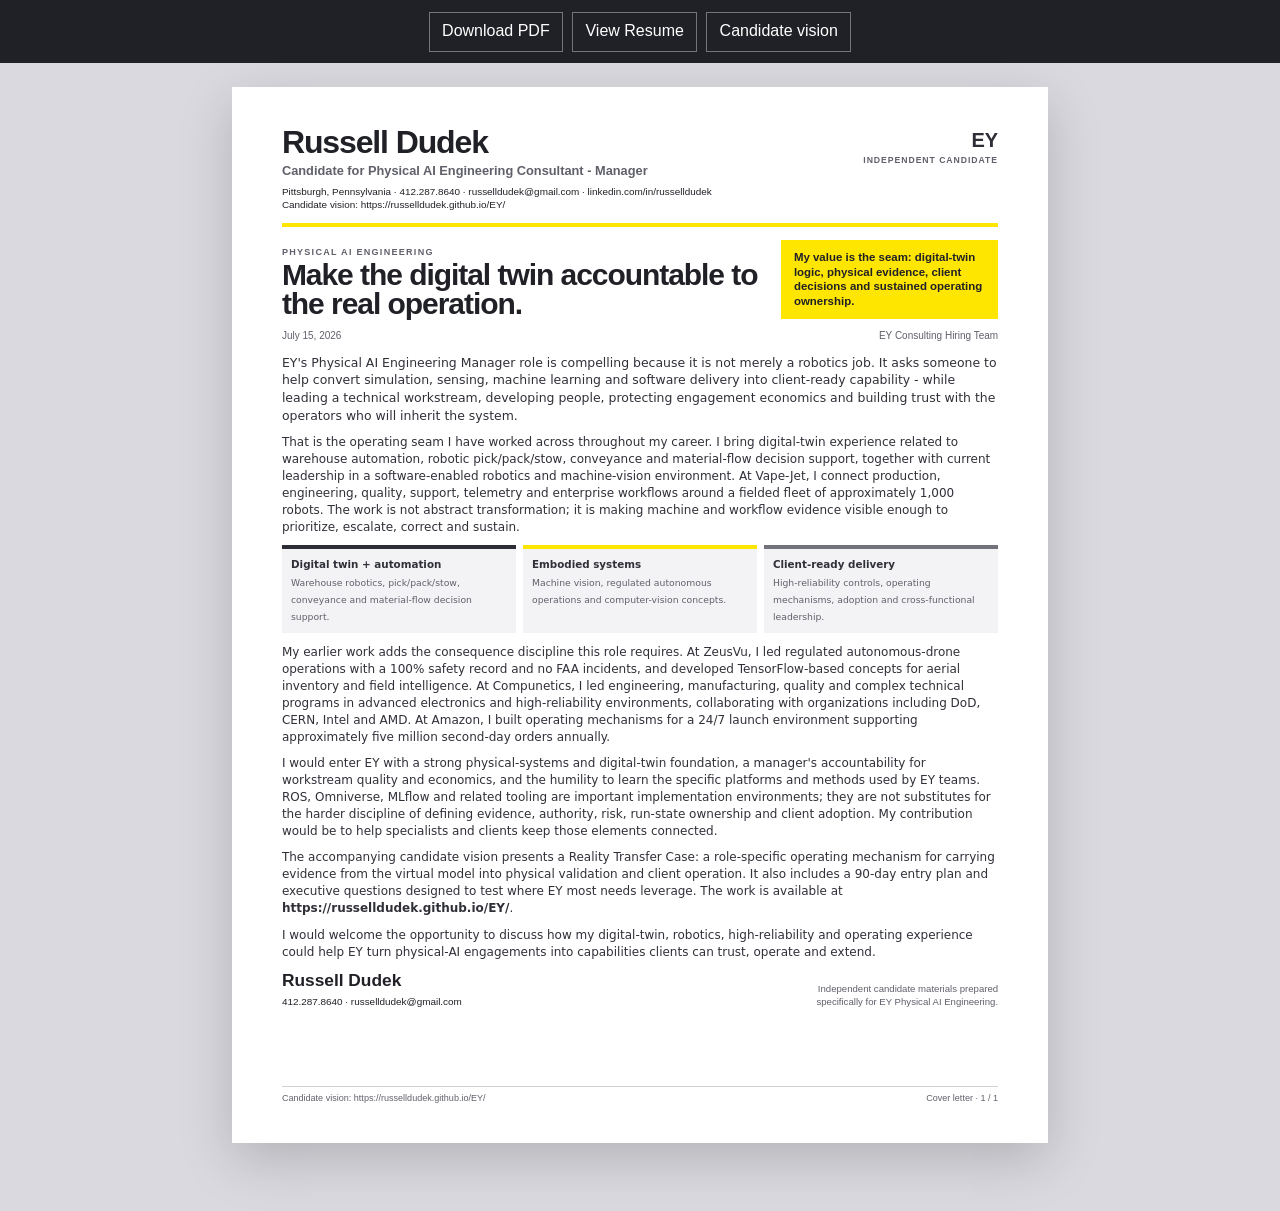
<file: cover-letter.html>
<!doctype html>
<html lang="en">
<head>
<meta charset="utf-8">
<meta name="author" content="Russell Dudek">
<meta name="viewport" content="width=device-width,initial-scale=1">
<title>Russell Dudek - EY Cover Letter</title>
<link rel="stylesheet" href="documents-v2.css">
</head>
<body class="document-body">
<div class="document-actions"><a href="docs/Russell-Dudek-EY-Cover-Letter.pdf" download="Russell-Dudek-EY-Cover-Letter.pdf">Download PDF</a><a href="resume.html">View Resume</a><a href="index.html">Candidate vision</a></div>
<main class="document-shell">
<section class="document-page cover-page">
<header class="doc-header">
<div><div class="doc-name">Russell Dudek</div><div class="doc-identity">Candidate for Physical AI Engineering Consultant - Manager</div><div class="doc-contact">Pittsburgh, Pennsylvania · 412.287.8640 · russelldudek@gmail.com · linkedin.com/in/russelldudek<br>Candidate vision: https://russelldudek.github.io/EY/</div></div>
<div class="company-id">EY<span>Independent candidate</span></div>
</header>
<div class="cover-opening"><div><div class="doc-kicker">Physical AI Engineering</div><h1>Make the digital twin accountable to the real operation.</h1></div><div class="cover-thesis">My value is the seam: digital-twin logic, physical evidence, client decisions and sustained operating ownership.</div></div>
<div class="letter-meta"><span>July 15, 2026</span><span>EY Consulting Hiring Team</span></div>
<div class="letter-body">
<p>EY's Physical AI Engineering Manager role is compelling because it is not merely a robotics job. It asks someone to help convert simulation, sensing, machine learning and software delivery into client-ready capability - while leading a technical workstream, developing people, protecting engagement economics and building trust with the operators who will inherit the system.</p>
<p>That is the operating seam I have worked across throughout my career. I bring digital-twin experience related to warehouse automation, robotic pick/pack/stow, conveyance and material-flow decision support, together with current leadership in a software-enabled robotics and machine-vision environment. At Vape-Jet, I connect production, engineering, quality, support, telemetry and enterprise workflows around a fielded fleet of approximately 1,000 robots. The work is not abstract transformation; it is making machine and workflow evidence visible enough to prioritize, escalate, correct and sustain.</p>
<div class="evidence-ribbon"><article><strong>Digital twin + automation</strong><span>Warehouse robotics, pick/pack/stow, conveyance and material-flow decision support.</span></article><article><strong>Embodied systems</strong><span>Machine vision, regulated autonomous operations and computer-vision concepts.</span></article><article><strong>Client-ready delivery</strong><span>High-reliability controls, operating mechanisms, adoption and cross-functional leadership.</span></article></div>
<p>My earlier work adds the consequence discipline this role requires. At ZeusVu, I led regulated autonomous-drone operations with a 100% safety record and no FAA incidents, and developed TensorFlow-based concepts for aerial inventory and field intelligence. At Compunetics, I led engineering, manufacturing, quality and complex technical programs in advanced electronics and high-reliability environments, collaborating with organizations including DoD, CERN, Intel and AMD. At Amazon, I built operating mechanisms for a 24/7 launch environment supporting approximately five million second-day orders annually.</p>
<p>I would enter EY with a strong physical-systems and digital-twin foundation, a manager's accountability for workstream quality and economics, and the humility to learn the specific platforms and methods used by EY teams. ROS, Omniverse, MLflow and related tooling are important implementation environments; they are not substitutes for the harder discipline of defining evidence, authority, risk, run-state ownership and client adoption. My contribution would be to help specialists and clients keep those elements connected.</p>
<p>The accompanying candidate vision presents a Reality Transfer Case: a role-specific operating mechanism for carrying evidence from the virtual model into physical validation and client operation. It also includes a 90-day entry plan and executive questions designed to test where EY most needs leverage. The work is available at <strong>https://russelldudek.github.io/EY/</strong>.</p>
<p>I would welcome the opportunity to discuss how my digital-twin, robotics, high-reliability and operating experience could help EY turn physical-AI engagements into capabilities clients can trust, operate and extend.</p>
</div>
<div class="signature-block"><div><div class="signature-name">Russell Dudek</div><div class="doc-contact">412.287.8640 · russelldudek@gmail.com</div></div><div class="signature-note">Independent candidate materials prepared specifically for EY Physical AI Engineering.</div></div>
<footer class="cover-footer"><span>Candidate vision: https://russelldudek.github.io/EY/</span><span>Cover letter · 1 / 1</span></footer>
</section>
</main>
</body>
</html>
</file>
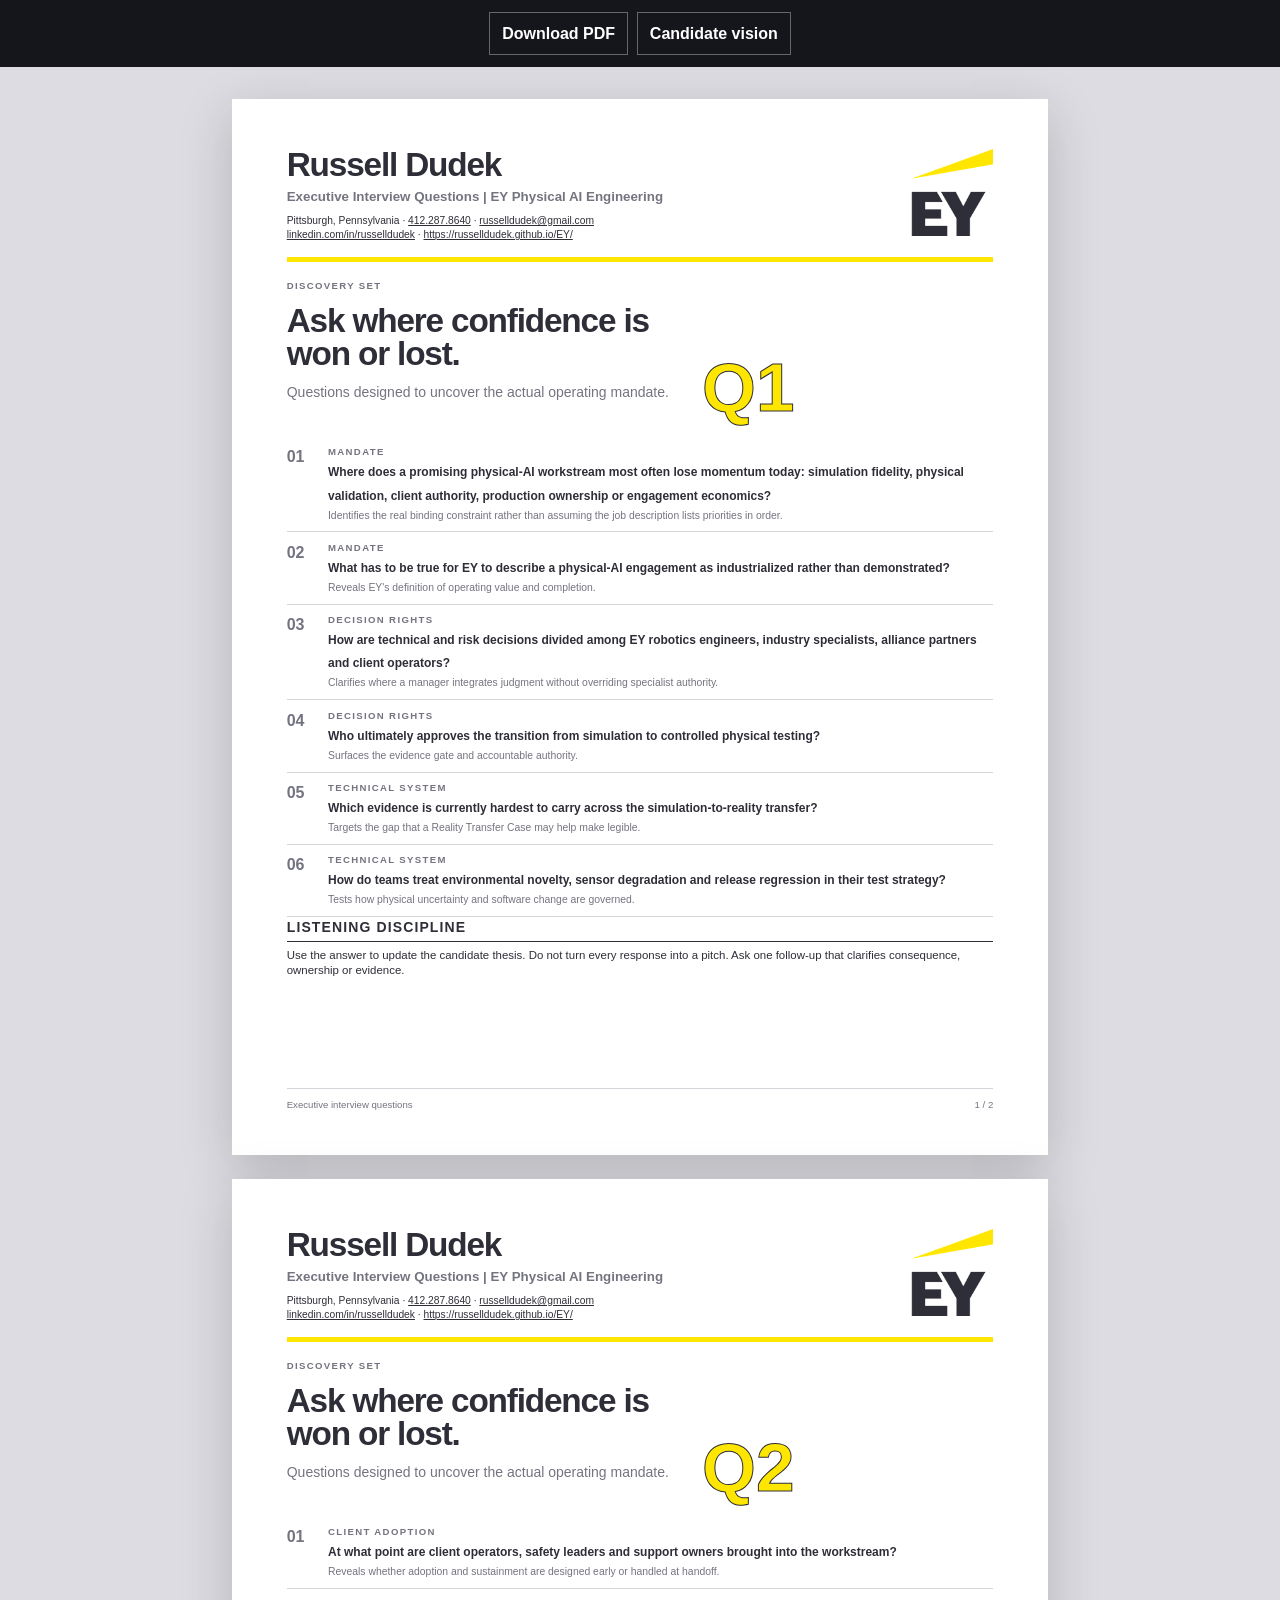
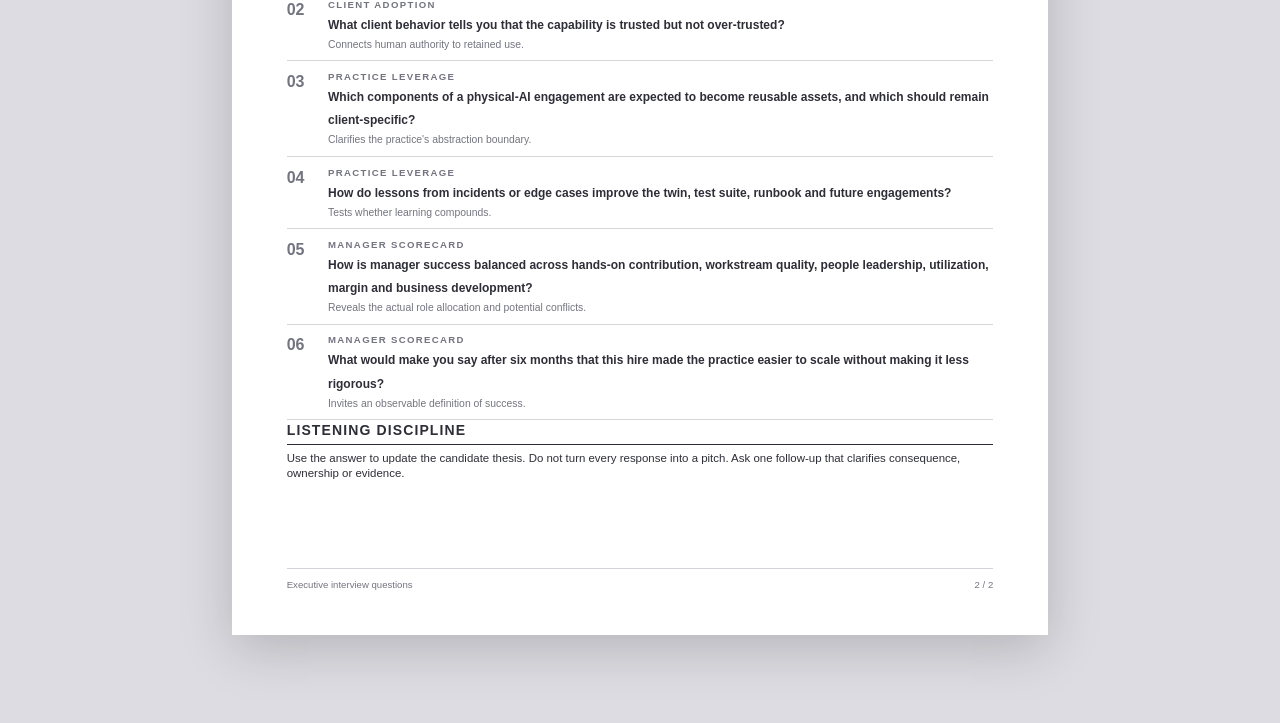
<file: executive-questions.html>
<!doctype html><html lang="en"><head><meta charset="utf-8"><meta name="author" content="Russell Dudek"><meta name="viewport" content="width=device-width,initial-scale=1"><title>EY Physical AI Executive Interview Questions</title><link rel="stylesheet" href="styles.css"></head><body class="document-body"><div class="document-actions"><a href="docs/Russell-Dudek-EY-Executive-Questions.pdf" download="Russell-Dudek-EY-Executive-Questions.pdf">Download PDF</a><a href="index.html">Candidate vision</a></div><main class="document-shell"><section class="document-page report-page"><header class="doc-header"><div><div class="doc-name">Russell Dudek</div><div class="doc-identity">Executive Interview Questions | EY Physical AI Engineering</div><div class="doc-contact">Pittsburgh, Pennsylvania · <a href="tel:+14122878640">412.287.8640</a> · <a href="mailto:russelldudek@gmail.com">russelldudek@gmail.com</a><br><a href="https://www.linkedin.com/in/russelldudek">linkedin.com/in/russelldudek</a> · <a href="https://russelldudek.github.io/EY/">https://russelldudek.github.io/EY/</a></div></div><img class="doc-logo" src="assets/brand/ey-logo-crop.svg" alt="EY"></header><div class="doc-kicker">Discovery set</div><div class="report-hero"><div><h1 class="doc-title">Ask where confidence is won or lost.</h1><p class="doc-subtitle">Questions designed to uncover the actual operating mandate.</p></div><div class="report-number">Q1</div></div><div class="question-set"><div class="doc-question"><div><div class="doc-kicker">Mandate</div><strong>Where does a promising physical-AI workstream most often lose momentum today: simulation fidelity, physical validation, client authority, production ownership or engagement economics?</strong><p>Identifies the real binding constraint rather than assuming the job description lists priorities in order.</p></div></div><div class="doc-question"><div><div class="doc-kicker">Mandate</div><strong>What has to be true for EY to describe a physical-AI engagement as industrialized rather than demonstrated?</strong><p>Reveals EY's definition of operating value and completion.</p></div></div><div class="doc-question"><div><div class="doc-kicker">Decision rights</div><strong>How are technical and risk decisions divided among EY robotics engineers, industry specialists, alliance partners and client operators?</strong><p>Clarifies where a manager integrates judgment without overriding specialist authority.</p></div></div><div class="doc-question"><div><div class="doc-kicker">Decision rights</div><strong>Who ultimately approves the transition from simulation to controlled physical testing?</strong><p>Surfaces the evidence gate and accountable authority.</p></div></div><div class="doc-question"><div><div class="doc-kicker">Technical system</div><strong>Which evidence is currently hardest to carry across the simulation-to-reality transfer?</strong><p>Targets the gap that a Reality Transfer Case may help make legible.</p></div></div><div class="doc-question"><div><div class="doc-kicker">Technical system</div><strong>How do teams treat environmental novelty, sensor degradation and release regression in their test strategy?</strong><p>Tests how physical uncertainty and software change are governed.</p></div></div></div><div class="doc-section"><h2>Listening discipline</h2><p>Use the answer to update the candidate thesis. Do not turn every response into a pitch. Ask one follow-up that clarifies consequence, ownership or evidence.</p></div><footer class="doc-footer"><span>Executive interview questions</span><span>1 / 2</span></footer></section><section class="document-page report-page"><header class="doc-header"><div><div class="doc-name">Russell Dudek</div><div class="doc-identity">Executive Interview Questions | EY Physical AI Engineering</div><div class="doc-contact">Pittsburgh, Pennsylvania · <a href="tel:+14122878640">412.287.8640</a> · <a href="mailto:russelldudek@gmail.com">russelldudek@gmail.com</a><br><a href="https://www.linkedin.com/in/russelldudek">linkedin.com/in/russelldudek</a> · <a href="https://russelldudek.github.io/EY/">https://russelldudek.github.io/EY/</a></div></div><img class="doc-logo" src="assets/brand/ey-logo-crop.svg" alt="EY"></header><div class="doc-kicker">Discovery set</div><div class="report-hero"><div><h1 class="doc-title">Ask where confidence is won or lost.</h1><p class="doc-subtitle">Questions designed to uncover the actual operating mandate.</p></div><div class="report-number">Q2</div></div><div class="question-set"><div class="doc-question"><div><div class="doc-kicker">Client adoption</div><strong>At what point are client operators, safety leaders and support owners brought into the workstream?</strong><p>Reveals whether adoption and sustainment are designed early or handled at handoff.</p></div></div><div class="doc-question"><div><div class="doc-kicker">Client adoption</div><strong>What client behavior tells you that the capability is trusted but not over-trusted?</strong><p>Connects human authority to retained use.</p></div></div><div class="doc-question"><div><div class="doc-kicker">Practice leverage</div><strong>Which components of a physical-AI engagement are expected to become reusable assets, and which should remain client-specific?</strong><p>Clarifies the practice's abstraction boundary.</p></div></div><div class="doc-question"><div><div class="doc-kicker">Practice leverage</div><strong>How do lessons from incidents or edge cases improve the twin, test suite, runbook and future engagements?</strong><p>Tests whether learning compounds.</p></div></div><div class="doc-question"><div><div class="doc-kicker">Manager scorecard</div><strong>How is manager success balanced across hands-on contribution, workstream quality, people leadership, utilization, margin and business development?</strong><p>Reveals the actual role allocation and potential conflicts.</p></div></div><div class="doc-question"><div><div class="doc-kicker">Manager scorecard</div><strong>What would make you say after six months that this hire made the practice easier to scale without making it less rigorous?</strong><p>Invites an observable definition of success.</p></div></div></div><div class="doc-section"><h2>Listening discipline</h2><p>Use the answer to update the candidate thesis. Do not turn every response into a pitch. Ask one follow-up that clarifies consequence, ownership or evidence.</p></div><footer class="doc-footer"><span>Executive interview questions</span><span>2 / 2</span></footer></section></main></body></html>
</file>
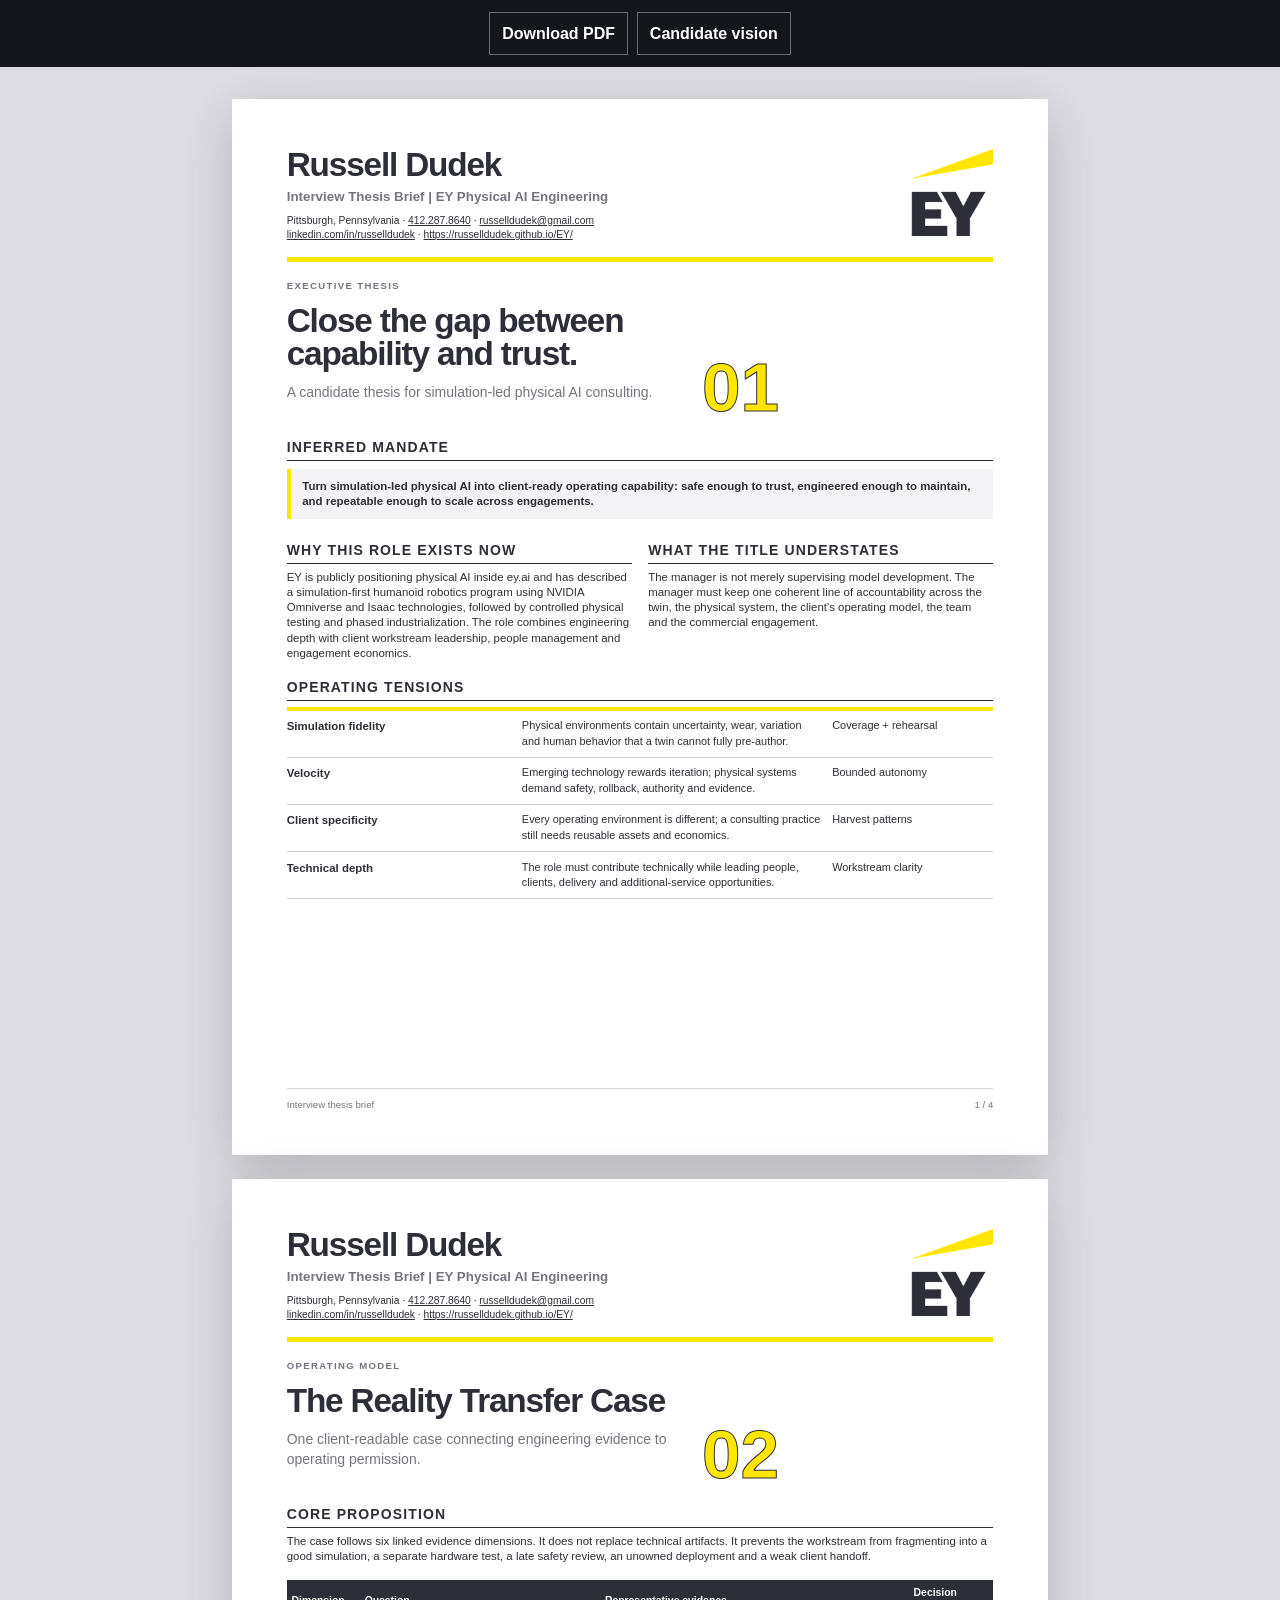
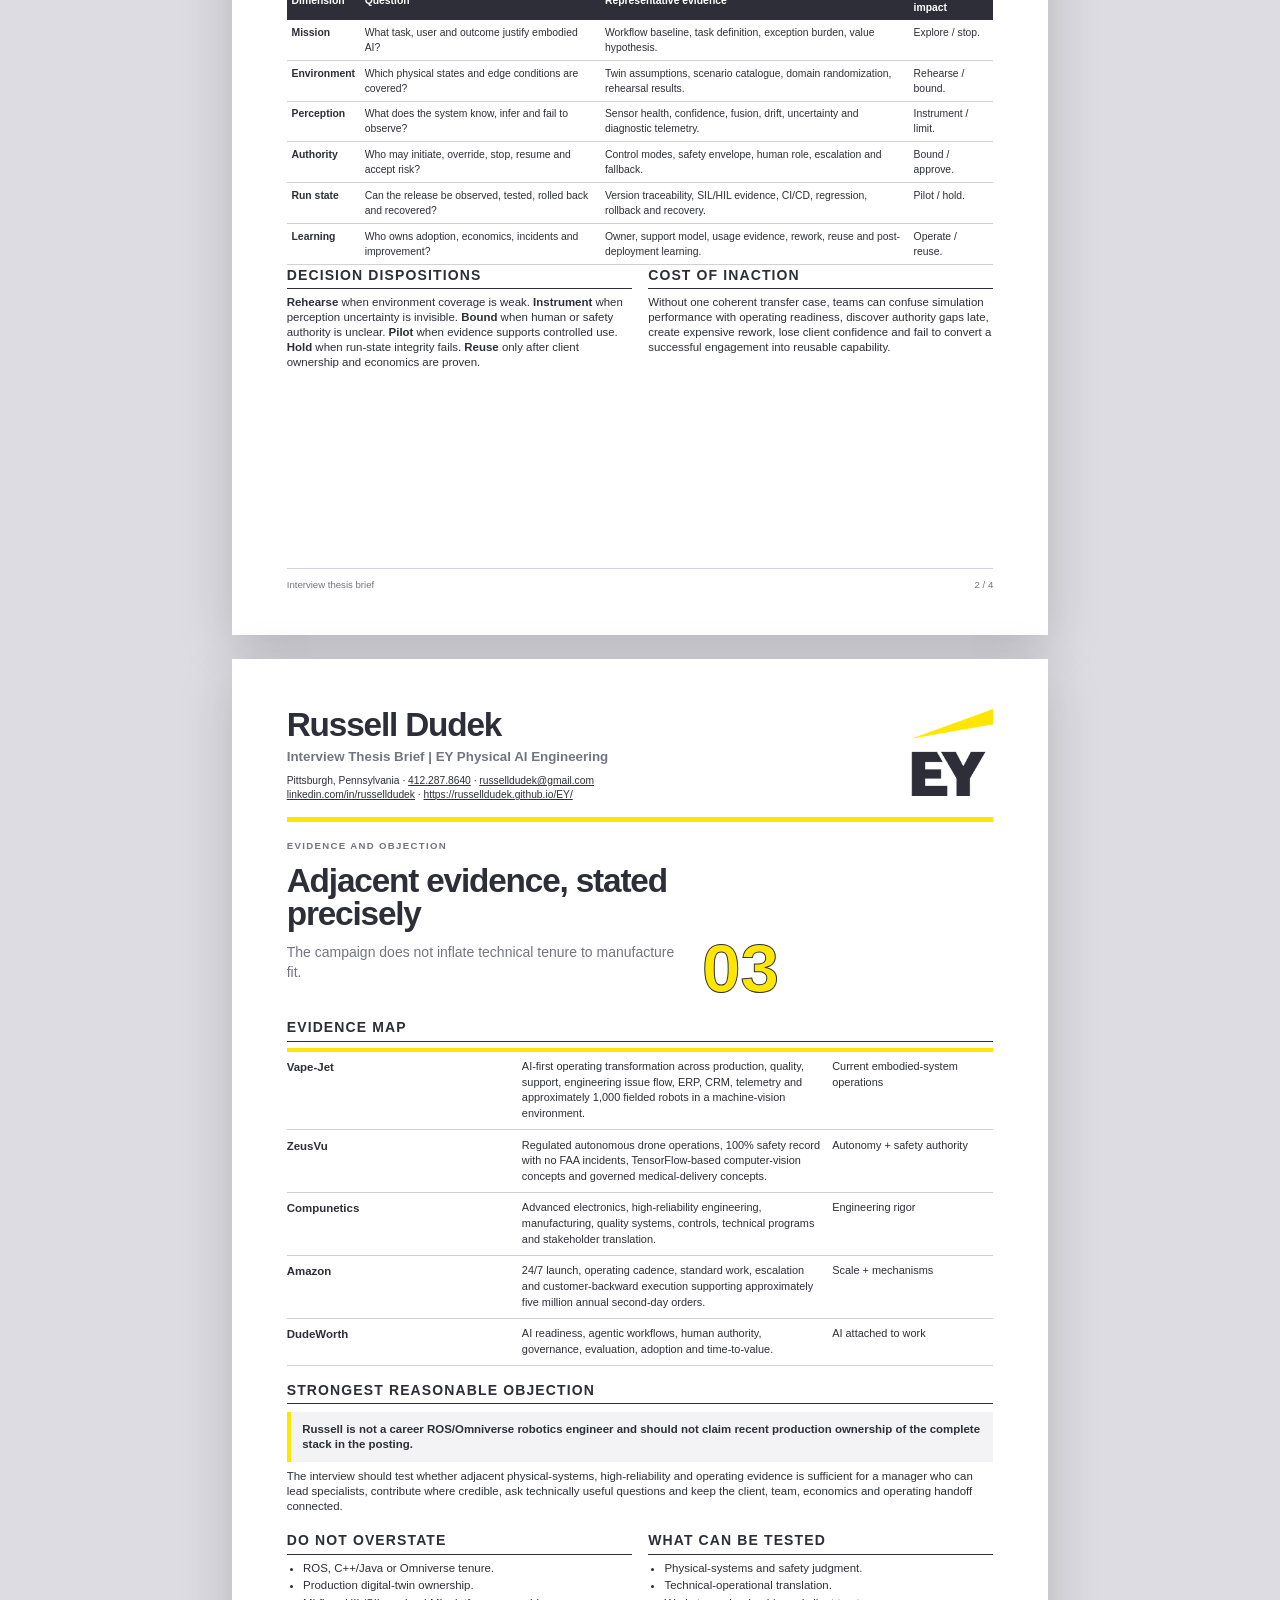
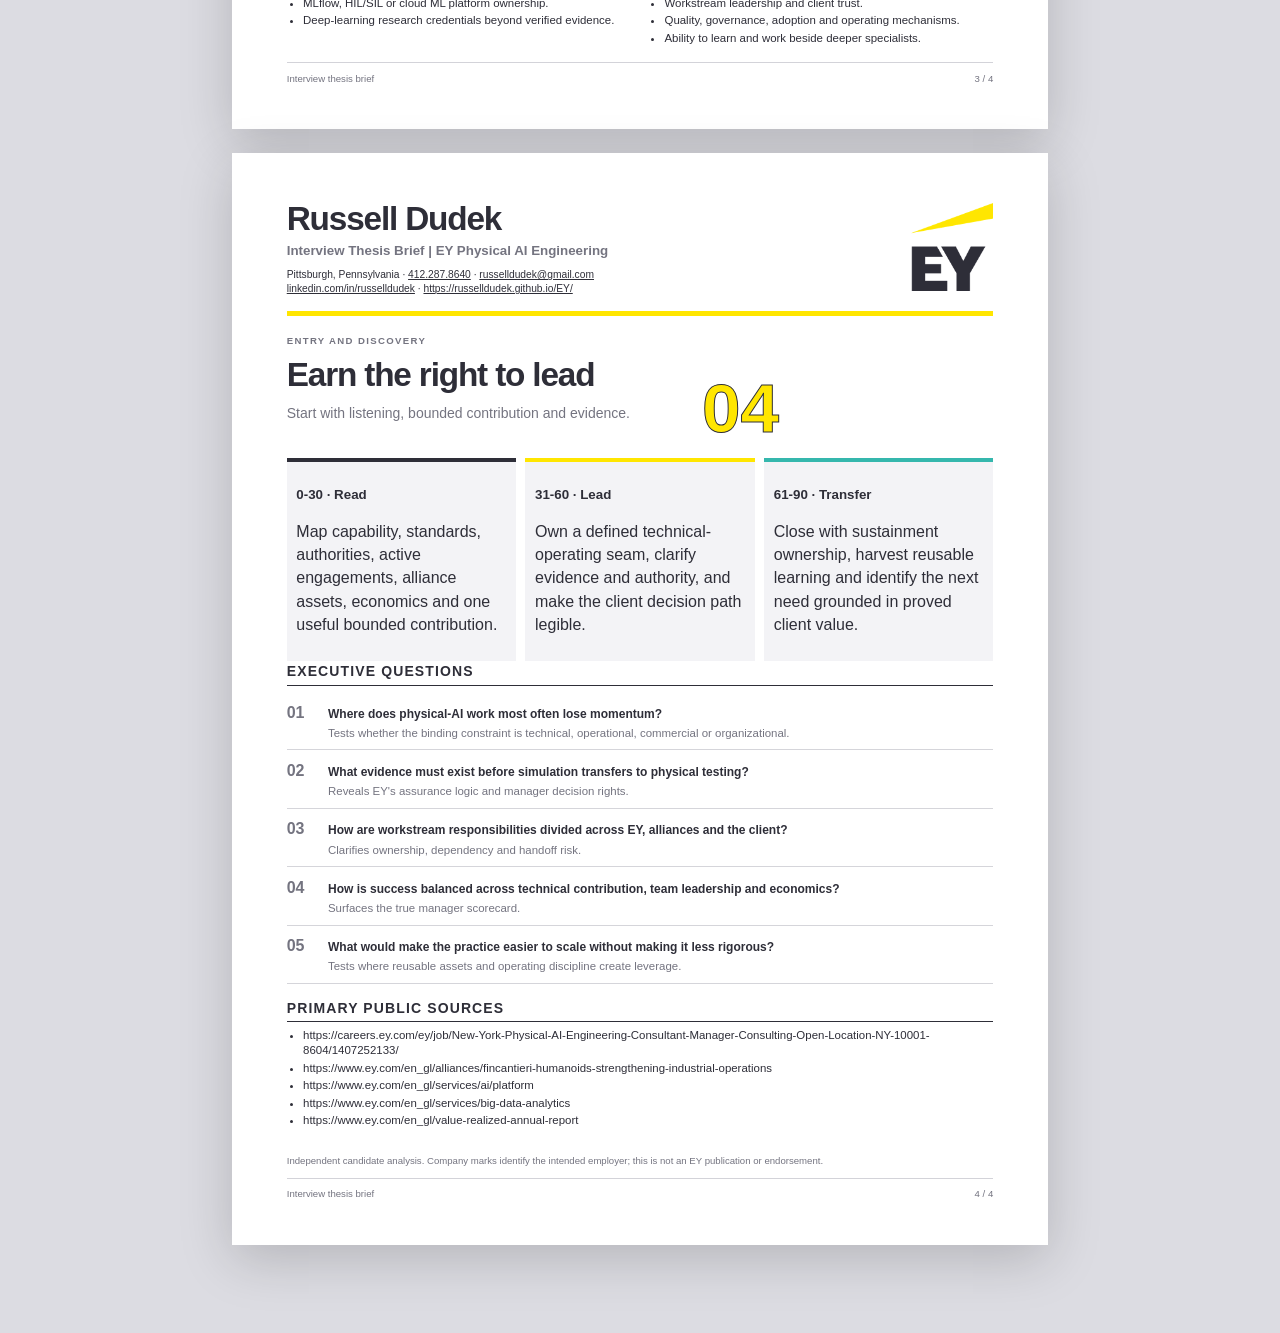
<file: interview-brief.html>
<!doctype html><html lang="en"><head><meta charset="utf-8"><meta name="author" content="Russell Dudek"><meta name="viewport" content="width=device-width,initial-scale=1"><title>EY Physical AI Interview Thesis Brief</title><link rel="stylesheet" href="styles.css"></head><body class="document-body"><div class="document-actions"><a href="docs/Russell-Dudek-EY-Interview-Brief.pdf" download="Russell-Dudek-EY-Interview-Brief.pdf">Download PDF</a><a href="index.html">Candidate vision</a></div><main class="document-shell"><section class="document-page report-page"><header class="doc-header"><div><div class="doc-name">Russell Dudek</div><div class="doc-identity">Interview Thesis Brief | EY Physical AI Engineering</div><div class="doc-contact">Pittsburgh, Pennsylvania · <a href="tel:+14122878640">412.287.8640</a> · <a href="mailto:russelldudek@gmail.com">russelldudek@gmail.com</a><br><a href="https://www.linkedin.com/in/russelldudek">linkedin.com/in/russelldudek</a> · <a href="https://russelldudek.github.io/EY/">https://russelldudek.github.io/EY/</a></div></div><img class="doc-logo" src="assets/brand/ey-logo-crop.svg" alt="EY"></header>
<div class="doc-kicker">Executive thesis</div><div class="report-hero"><div><h1 class="doc-title">Close the gap between capability and trust.</h1><p class="doc-subtitle">A candidate thesis for simulation-led physical AI consulting.</p></div><div class="report-number">01</div></div>
<div class="doc-section"><h2>Inferred mandate</h2><div class="doc-highlight"><p><strong>Turn simulation-led physical AI into client-ready operating capability: safe enough to trust, engineered enough to maintain, and repeatable enough to scale across engagements.</strong></p></div></div>
<div class="doc-grid-2"><div class="doc-section"><h2>Why this role exists now</h2><p>EY is publicly positioning physical AI inside ey.ai and has described a simulation-first humanoid robotics program using NVIDIA Omniverse and Isaac technologies, followed by controlled physical testing and phased industrialization. The role combines engineering depth with client workstream leadership, people management and engagement economics.</p></div><div class="doc-section"><h2>What the title understates</h2><p>The manager is not merely supervising model development. The manager must keep one coherent line of accountability across the twin, the physical system, the client's operating model, the team and the commercial engagement.</p></div></div>
<div class="doc-section"><h2>Operating tensions</h2><div class="matrix"><div class="matrix-row"><strong>Simulation fidelity</strong><span>Physical environments contain uncertainty, wear, variation and human behavior that a twin cannot fully pre-author.</span><span>Coverage + rehearsal</span></div><div class="matrix-row"><strong>Velocity</strong><span>Emerging technology rewards iteration; physical systems demand safety, rollback, authority and evidence.</span><span>Bounded autonomy</span></div><div class="matrix-row"><strong>Client specificity</strong><span>Every operating environment is different; a consulting practice still needs reusable assets and economics.</span><span>Harvest patterns</span></div><div class="matrix-row"><strong>Technical depth</strong><span>The role must contribute technically while leading people, clients, delivery and additional-service opportunities.</span><span>Workstream clarity</span></div></div></div>
<footer class="doc-footer"><span>Interview thesis brief</span><span>1 / 4</span></footer></section><section class="document-page report-page"><header class="doc-header"><div><div class="doc-name">Russell Dudek</div><div class="doc-identity">Interview Thesis Brief | EY Physical AI Engineering</div><div class="doc-contact">Pittsburgh, Pennsylvania · <a href="tel:+14122878640">412.287.8640</a> · <a href="mailto:russelldudek@gmail.com">russelldudek@gmail.com</a><br><a href="https://www.linkedin.com/in/russelldudek">linkedin.com/in/russelldudek</a> · <a href="https://russelldudek.github.io/EY/">https://russelldudek.github.io/EY/</a></div></div><img class="doc-logo" src="assets/brand/ey-logo-crop.svg" alt="EY"></header>
<div class="doc-kicker">Operating model</div><div class="report-hero"><div><h1 class="doc-title">The Reality Transfer Case</h1><p class="doc-subtitle">One client-readable case connecting engineering evidence to operating permission.</p></div><div class="report-number">02</div></div>
<div class="doc-section"><h2>Core proposition</h2><p>The case follows six linked evidence dimensions. It does not replace technical artifacts. It prevents the workstream from fragmenting into a good simulation, a separate hardware test, a late safety review, an unowned deployment and a weak client handoff.</p></div>
<table class="review-table"><thead><tr><th>Dimension</th><th>Question</th><th>Representative evidence</th><th>Decision impact</th></tr></thead><tbody>
<tr><td><strong>Mission</strong></td><td>What task, user and outcome justify embodied AI?</td><td>Workflow baseline, task definition, exception burden, value hypothesis.</td><td>Explore / stop.</td></tr>
<tr><td><strong>Environment</strong></td><td>Which physical states and edge conditions are covered?</td><td>Twin assumptions, scenario catalogue, domain randomization, rehearsal results.</td><td>Rehearse / bound.</td></tr>
<tr><td><strong>Perception</strong></td><td>What does the system know, infer and fail to observe?</td><td>Sensor health, confidence, fusion, drift, uncertainty and diagnostic telemetry.</td><td>Instrument / limit.</td></tr>
<tr><td><strong>Authority</strong></td><td>Who may initiate, override, stop, resume and accept risk?</td><td>Control modes, safety envelope, human role, escalation and fallback.</td><td>Bound / approve.</td></tr>
<tr><td><strong>Run state</strong></td><td>Can the release be observed, tested, rolled back and recovered?</td><td>Version traceability, SIL/HIL evidence, CI/CD, regression, rollback and recovery.</td><td>Pilot / hold.</td></tr>
<tr><td><strong>Learning</strong></td><td>Who owns adoption, economics, incidents and improvement?</td><td>Owner, support model, usage evidence, rework, reuse and post-deployment learning.</td><td>Operate / reuse.</td></tr>
</tbody></table>
<div class="doc-grid-2"><div class="doc-section"><h2>Decision dispositions</h2><p><strong>Rehearse</strong> when environment coverage is weak. <strong>Instrument</strong> when perception uncertainty is invisible. <strong>Bound</strong> when human or safety authority is unclear. <strong>Pilot</strong> when evidence supports controlled use. <strong>Hold</strong> when run-state integrity fails. <strong>Reuse</strong> only after client ownership and economics are proven.</p></div><div class="doc-section"><h2>Cost of inaction</h2><p>Without one coherent transfer case, teams can confuse simulation performance with operating readiness, discover authority gaps late, create expensive rework, lose client confidence and fail to convert a successful engagement into reusable capability.</p></div></div>
<footer class="doc-footer"><span>Interview thesis brief</span><span>2 / 4</span></footer></section><section class="document-page report-page"><header class="doc-header"><div><div class="doc-name">Russell Dudek</div><div class="doc-identity">Interview Thesis Brief | EY Physical AI Engineering</div><div class="doc-contact">Pittsburgh, Pennsylvania · <a href="tel:+14122878640">412.287.8640</a> · <a href="mailto:russelldudek@gmail.com">russelldudek@gmail.com</a><br><a href="https://www.linkedin.com/in/russelldudek">linkedin.com/in/russelldudek</a> · <a href="https://russelldudek.github.io/EY/">https://russelldudek.github.io/EY/</a></div></div><img class="doc-logo" src="assets/brand/ey-logo-crop.svg" alt="EY"></header>
<div class="doc-kicker">Evidence and objection</div><div class="report-hero"><div><h1 class="doc-title">Adjacent evidence, stated precisely</h1><p class="doc-subtitle">The campaign does not inflate technical tenure to manufacture fit.</p></div><div class="report-number">03</div></div>
<div class="doc-section"><h2>Evidence map</h2><div class="matrix"><div class="matrix-row"><strong>Vape-Jet</strong><span>AI-first operating transformation across production, quality, support, engineering issue flow, ERP, CRM, telemetry and approximately 1,000 fielded robots in a machine-vision environment.</span><span>Current embodied-system operations</span></div><div class="matrix-row"><strong>ZeusVu</strong><span>Regulated autonomous drone operations, 100% safety record with no FAA incidents, TensorFlow-based computer-vision concepts and governed medical-delivery concepts.</span><span>Autonomy + safety authority</span></div><div class="matrix-row"><strong>Compunetics</strong><span>Advanced electronics, high-reliability engineering, manufacturing, quality systems, controls, technical programs and stakeholder translation.</span><span>Engineering rigor</span></div><div class="matrix-row"><strong>Amazon</strong><span>24/7 launch, operating cadence, standard work, escalation and customer-backward execution supporting approximately five million annual second-day orders.</span><span>Scale + mechanisms</span></div><div class="matrix-row"><strong>DudeWorth</strong><span>AI readiness, agentic workflows, human authority, governance, evaluation, adoption and time-to-value.</span><span>AI attached to work</span></div></div></div>
<div class="doc-section"><h2>Strongest reasonable objection</h2><div class="doc-highlight"><p><strong>Russell is not a career ROS/Omniverse robotics engineer and should not claim recent production ownership of the complete stack in the posting.</strong></p></div><p>The interview should test whether adjacent physical-systems, high-reliability and operating evidence is sufficient for a manager who can lead specialists, contribute where credible, ask technically useful questions and keep the client, team, economics and operating handoff connected.</p></div>
<div class="doc-grid-2"><div class="doc-section"><h2>Do not overstate</h2><ul><li>ROS, C++/Java or Omniverse tenure.</li><li>Production digital-twin ownership.</li><li>MLflow, HIL/SIL or cloud ML platform ownership.</li><li>Deep-learning research credentials beyond verified evidence.</li></ul></div><div class="doc-section"><h2>What can be tested</h2><ul><li>Physical-systems and safety judgment.</li><li>Technical-operational translation.</li><li>Workstream leadership and client trust.</li><li>Quality, governance, adoption and operating mechanisms.</li><li>Ability to learn and work beside deeper specialists.</li></ul></div></div>
<footer class="doc-footer"><span>Interview thesis brief</span><span>3 / 4</span></footer></section><section class="document-page report-page"><header class="doc-header"><div><div class="doc-name">Russell Dudek</div><div class="doc-identity">Interview Thesis Brief | EY Physical AI Engineering</div><div class="doc-contact">Pittsburgh, Pennsylvania · <a href="tel:+14122878640">412.287.8640</a> · <a href="mailto:russelldudek@gmail.com">russelldudek@gmail.com</a><br><a href="https://www.linkedin.com/in/russelldudek">linkedin.com/in/russelldudek</a> · <a href="https://russelldudek.github.io/EY/">https://russelldudek.github.io/EY/</a></div></div><img class="doc-logo" src="assets/brand/ey-logo-crop.svg" alt="EY"></header>
<div class="doc-kicker">Entry and discovery</div><div class="report-hero"><div><h1 class="doc-title">Earn the right to lead</h1><p class="doc-subtitle">Start with listening, bounded contribution and evidence.</p></div><div class="report-number">04</div></div>
<div class="mini-timeline"><div class="mini-phase"><h3>0-30 · Read</h3><p>Map capability, standards, authorities, active engagements, alliance assets, economics and one useful bounded contribution.</p></div><div class="mini-phase"><h3>31-60 · Lead</h3><p>Own a defined technical-operating seam, clarify evidence and authority, and make the client decision path legible.</p></div><div class="mini-phase"><h3>61-90 · Transfer</h3><p>Close with sustainment ownership, harvest reusable learning and identify the next need grounded in proved client value.</p></div></div>
<div class="doc-section"><h2>Executive questions</h2><div class="question-set"><div class="doc-question"><div><strong>Where does physical-AI work most often lose momentum?</strong><p>Tests whether the binding constraint is technical, operational, commercial or organizational.</p></div></div><div class="doc-question"><div><strong>What evidence must exist before simulation transfers to physical testing?</strong><p>Reveals EY's assurance logic and manager decision rights.</p></div></div><div class="doc-question"><div><strong>How are workstream responsibilities divided across EY, alliances and the client?</strong><p>Clarifies ownership, dependency and handoff risk.</p></div></div><div class="doc-question"><div><strong>How is success balanced across technical contribution, team leadership and economics?</strong><p>Surfaces the true manager scorecard.</p></div></div><div class="doc-question"><div><strong>What would make the practice easier to scale without making it less rigorous?</strong><p>Tests where reusable assets and operating discipline create leverage.</p></div></div></div>
</div>
<div class="doc-section"><h2>Primary public sources</h2><ul class="source-list"><li>https://careers.ey.com/ey/job/New-York-Physical-AI-Engineering-Consultant-Manager-Consulting-Open-Location-NY-10001-8604/1407252133/</li><li>https://www.ey.com/en_gl/alliances/fincantieri-humanoids-strengthening-industrial-operations</li><li>https://www.ey.com/en_gl/services/ai/platform</li><li>https://www.ey.com/en_gl/services/big-data-analytics</li><li>https://www.ey.com/en_gl/value-realized-annual-report</li></ul></div>
<p class="nonendorsement">Independent candidate analysis. Company marks identify the intended employer; this is not an EY publication or endorsement.</p>
<footer class="doc-footer"><span>Interview thesis brief</span><span>4 / 4</span></footer></section></main></body></html>
</file>
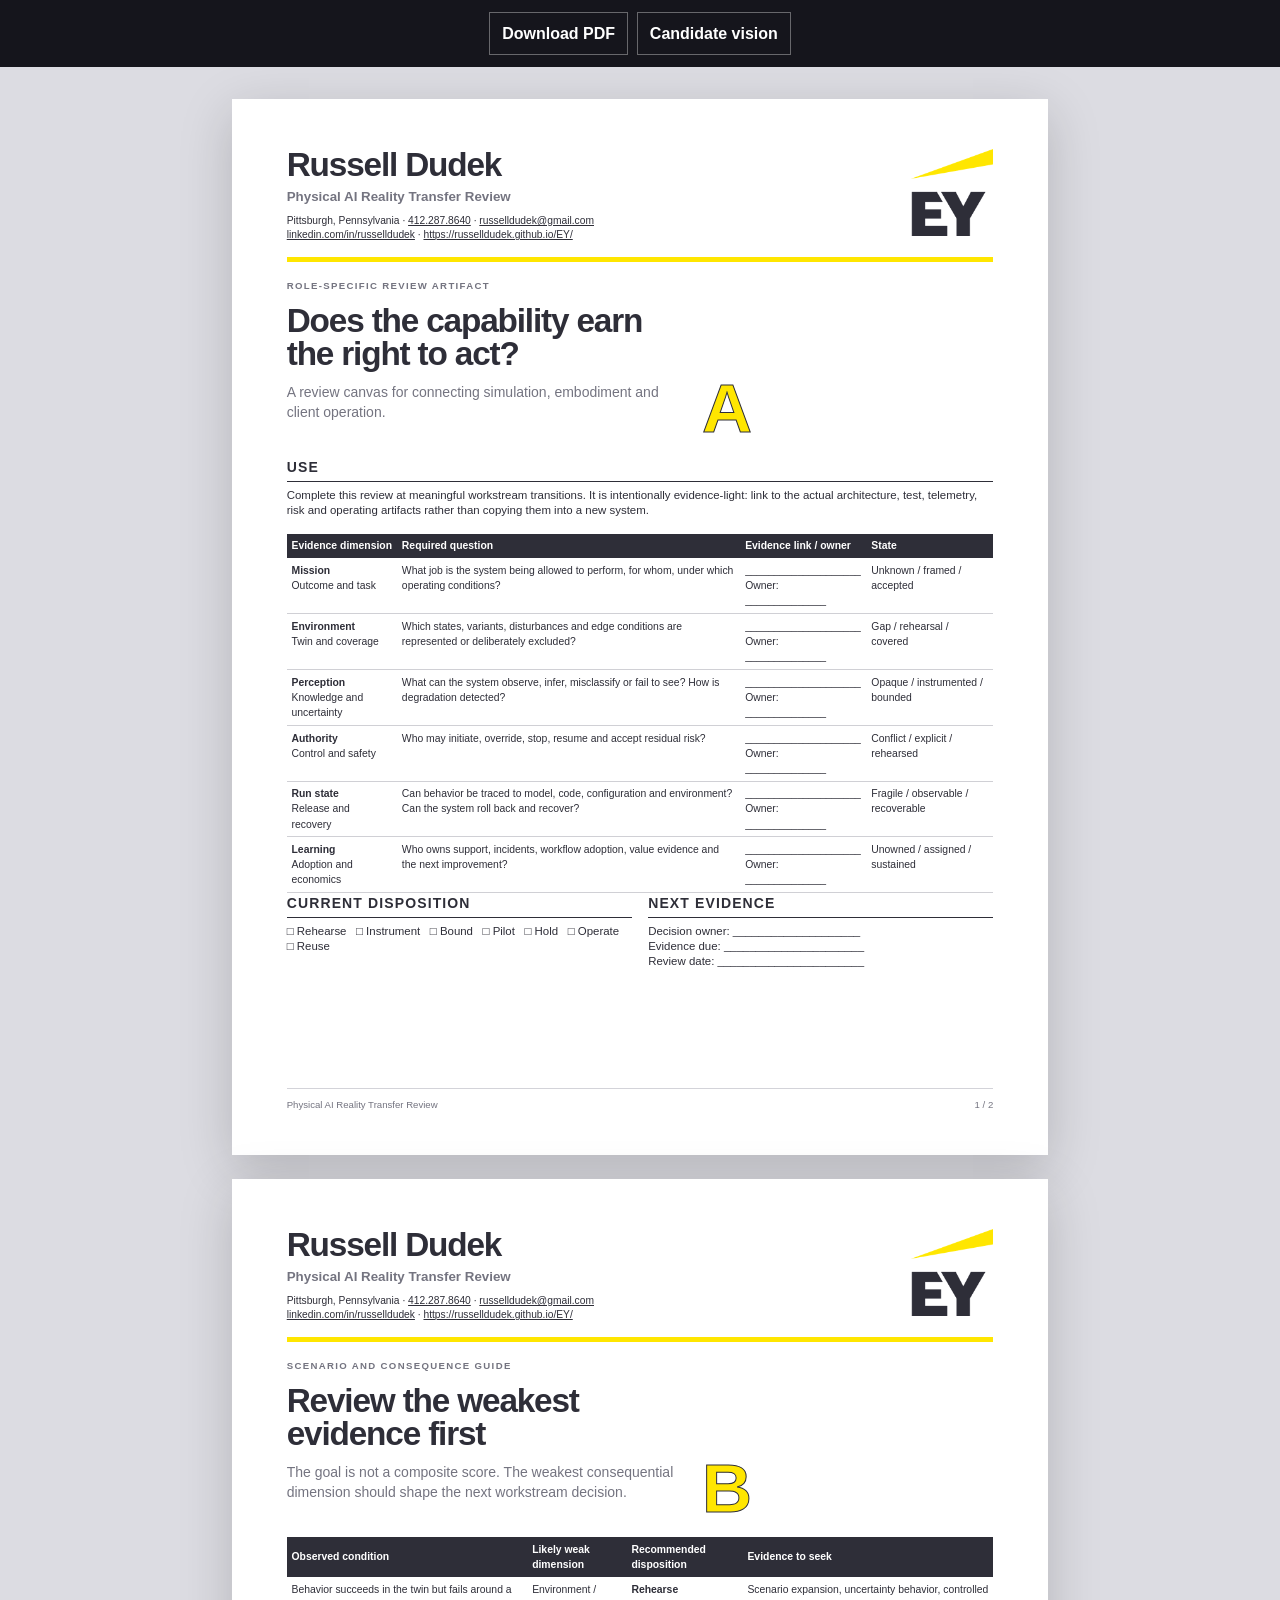
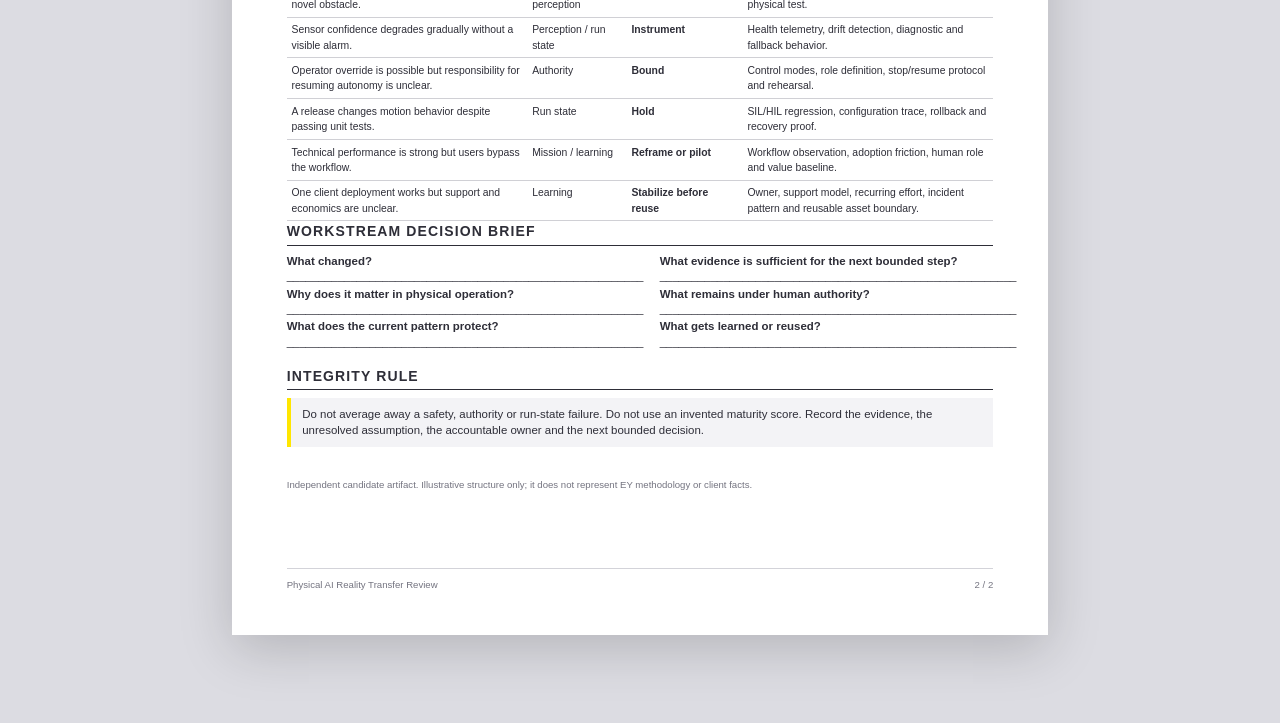
<file: reality-transfer-review.html>
<!doctype html><html lang="en"><head><meta charset="utf-8"><meta name="author" content="Russell Dudek"><meta name="viewport" content="width=device-width,initial-scale=1"><title>Physical AI Reality Transfer Review</title><link rel="stylesheet" href="styles.css"></head><body class="document-body"><div class="document-actions"><a href="docs/Russell-Dudek-EY-Reality-Transfer-Review.pdf" download="Russell-Dudek-EY-Reality-Transfer-Review.pdf">Download PDF</a><a href="index.html">Candidate vision</a></div><main class="document-shell"><section class="document-page report-page"><header class="doc-header"><div><div class="doc-name">Russell Dudek</div><div class="doc-identity">Physical AI Reality Transfer Review</div><div class="doc-contact">Pittsburgh, Pennsylvania · <a href="tel:+14122878640">412.287.8640</a> · <a href="mailto:russelldudek@gmail.com">russelldudek@gmail.com</a><br><a href="https://www.linkedin.com/in/russelldudek">linkedin.com/in/russelldudek</a> · <a href="https://russelldudek.github.io/EY/">https://russelldudek.github.io/EY/</a></div></div><img class="doc-logo" src="assets/brand/ey-logo-crop.svg" alt="EY"></header>
<div class="doc-kicker">Role-specific review artifact</div><div class="report-hero"><div><h1 class="doc-title">Does the capability earn the right to act?</h1><p class="doc-subtitle">A review canvas for connecting simulation, embodiment and client operation.</p></div><div class="report-number">A</div></div>
<div class="doc-section"><h2>Use</h2><p>Complete this review at meaningful workstream transitions. It is intentionally evidence-light: link to the actual architecture, test, telemetry, risk and operating artifacts rather than copying them into a new system.</p></div>
<table class="review-table"><thead><tr><th>Evidence dimension</th><th>Required question</th><th>Evidence link / owner</th><th>State</th></tr></thead><tbody>
<tr><td><strong>Mission</strong><br>Outcome and task</td><td>What job is the system being allowed to perform, for whom, under which operating conditions?</td><td>____________________<br>Owner: ______________</td><td>Unknown / framed / accepted</td></tr>
<tr><td><strong>Environment</strong><br>Twin and coverage</td><td>Which states, variants, disturbances and edge conditions are represented or deliberately excluded?</td><td>____________________<br>Owner: ______________</td><td>Gap / rehearsal / covered</td></tr>
<tr><td><strong>Perception</strong><br>Knowledge and uncertainty</td><td>What can the system observe, infer, misclassify or fail to see? How is degradation detected?</td><td>____________________<br>Owner: ______________</td><td>Opaque / instrumented / bounded</td></tr>
<tr><td><strong>Authority</strong><br>Control and safety</td><td>Who may initiate, override, stop, resume and accept residual risk?</td><td>____________________<br>Owner: ______________</td><td>Conflict / explicit / rehearsed</td></tr>
<tr><td><strong>Run state</strong><br>Release and recovery</td><td>Can behavior be traced to model, code, configuration and environment? Can the system roll back and recover?</td><td>____________________<br>Owner: ______________</td><td>Fragile / observable / recoverable</td></tr>
<tr><td><strong>Learning</strong><br>Adoption and economics</td><td>Who owns support, incidents, workflow adoption, value evidence and the next improvement?</td><td>____________________<br>Owner: ______________</td><td>Unowned / assigned / sustained</td></tr>
</tbody></table>
<div class="doc-grid-2"><div class="doc-section"><h2>Current disposition</h2><p>□ Rehearse &nbsp; □ Instrument &nbsp; □ Bound &nbsp; □ Pilot &nbsp; □ Hold &nbsp; □ Operate &nbsp; □ Reuse</p></div><div class="doc-section"><h2>Next evidence</h2><p>Decision owner: ____________________<br>Evidence due: ______________________<br>Review date: _______________________</p></div></div>
<footer class="doc-footer"><span>Physical AI Reality Transfer Review</span><span>1 / 2</span></footer></section><section class="document-page report-page"><header class="doc-header"><div><div class="doc-name">Russell Dudek</div><div class="doc-identity">Physical AI Reality Transfer Review</div><div class="doc-contact">Pittsburgh, Pennsylvania · <a href="tel:+14122878640">412.287.8640</a> · <a href="mailto:russelldudek@gmail.com">russelldudek@gmail.com</a><br><a href="https://www.linkedin.com/in/russelldudek">linkedin.com/in/russelldudek</a> · <a href="https://russelldudek.github.io/EY/">https://russelldudek.github.io/EY/</a></div></div><img class="doc-logo" src="assets/brand/ey-logo-crop.svg" alt="EY"></header>
<div class="doc-kicker">Scenario and consequence guide</div><div class="report-hero"><div><h1 class="doc-title">Review the weakest evidence first</h1><p class="doc-subtitle">The goal is not a composite score. The weakest consequential dimension should shape the next workstream decision.</p></div><div class="report-number">B</div></div>
<table class="review-table"><thead><tr><th>Observed condition</th><th>Likely weak dimension</th><th>Recommended disposition</th><th>Evidence to seek</th></tr></thead><tbody>
<tr><td>Behavior succeeds in the twin but fails around a novel obstacle.</td><td>Environment / perception</td><td><strong>Rehearse</strong></td><td>Scenario expansion, uncertainty behavior, controlled physical test.</td></tr>
<tr><td>Sensor confidence degrades gradually without a visible alarm.</td><td>Perception / run state</td><td><strong>Instrument</strong></td><td>Health telemetry, drift detection, diagnostic and fallback behavior.</td></tr>
<tr><td>Operator override is possible but responsibility for resuming autonomy is unclear.</td><td>Authority</td><td><strong>Bound</strong></td><td>Control modes, role definition, stop/resume protocol and rehearsal.</td></tr>
<tr><td>A release changes motion behavior despite passing unit tests.</td><td>Run state</td><td><strong>Hold</strong></td><td>SIL/HIL regression, configuration trace, rollback and recovery proof.</td></tr>
<tr><td>Technical performance is strong but users bypass the workflow.</td><td>Mission / learning</td><td><strong>Reframe or pilot</strong></td><td>Workflow observation, adoption friction, human role and value baseline.</td></tr>
<tr><td>One client deployment works but support and economics are unclear.</td><td>Learning</td><td><strong>Stabilize before reuse</strong></td><td>Owner, support model, recurring effort, incident pattern and reusable asset boundary.</td></tr>
</tbody></table>
<div class="doc-section"><h2>Workstream decision brief</h2><div class="doc-grid-2"><div><p><strong>What changed?</strong><br>________________________________________________________</p><p><strong>Why does it matter in physical operation?</strong><br>________________________________________________________</p><p><strong>What does the current pattern protect?</strong><br>________________________________________________________</p></div><div><p><strong>What evidence is sufficient for the next bounded step?</strong><br>________________________________________________________</p><p><strong>What remains under human authority?</strong><br>________________________________________________________</p><p><strong>What gets learned or reused?</strong><br>________________________________________________________</p></div></div></div>
<div class="doc-section"><h2>Integrity rule</h2><div class="doc-highlight"><p>Do not average away a safety, authority or run-state failure. Do not use an invented maturity score. Record the evidence, the unresolved assumption, the accountable owner and the next bounded decision.</p></div></div>
<p class="nonendorsement">Independent candidate artifact. Illustrative structure only; it does not represent EY methodology or client facts.</p>
<footer class="doc-footer"><span>Physical AI Reality Transfer Review</span><span>2 / 2</span></footer></section></main></body></html>
</file>
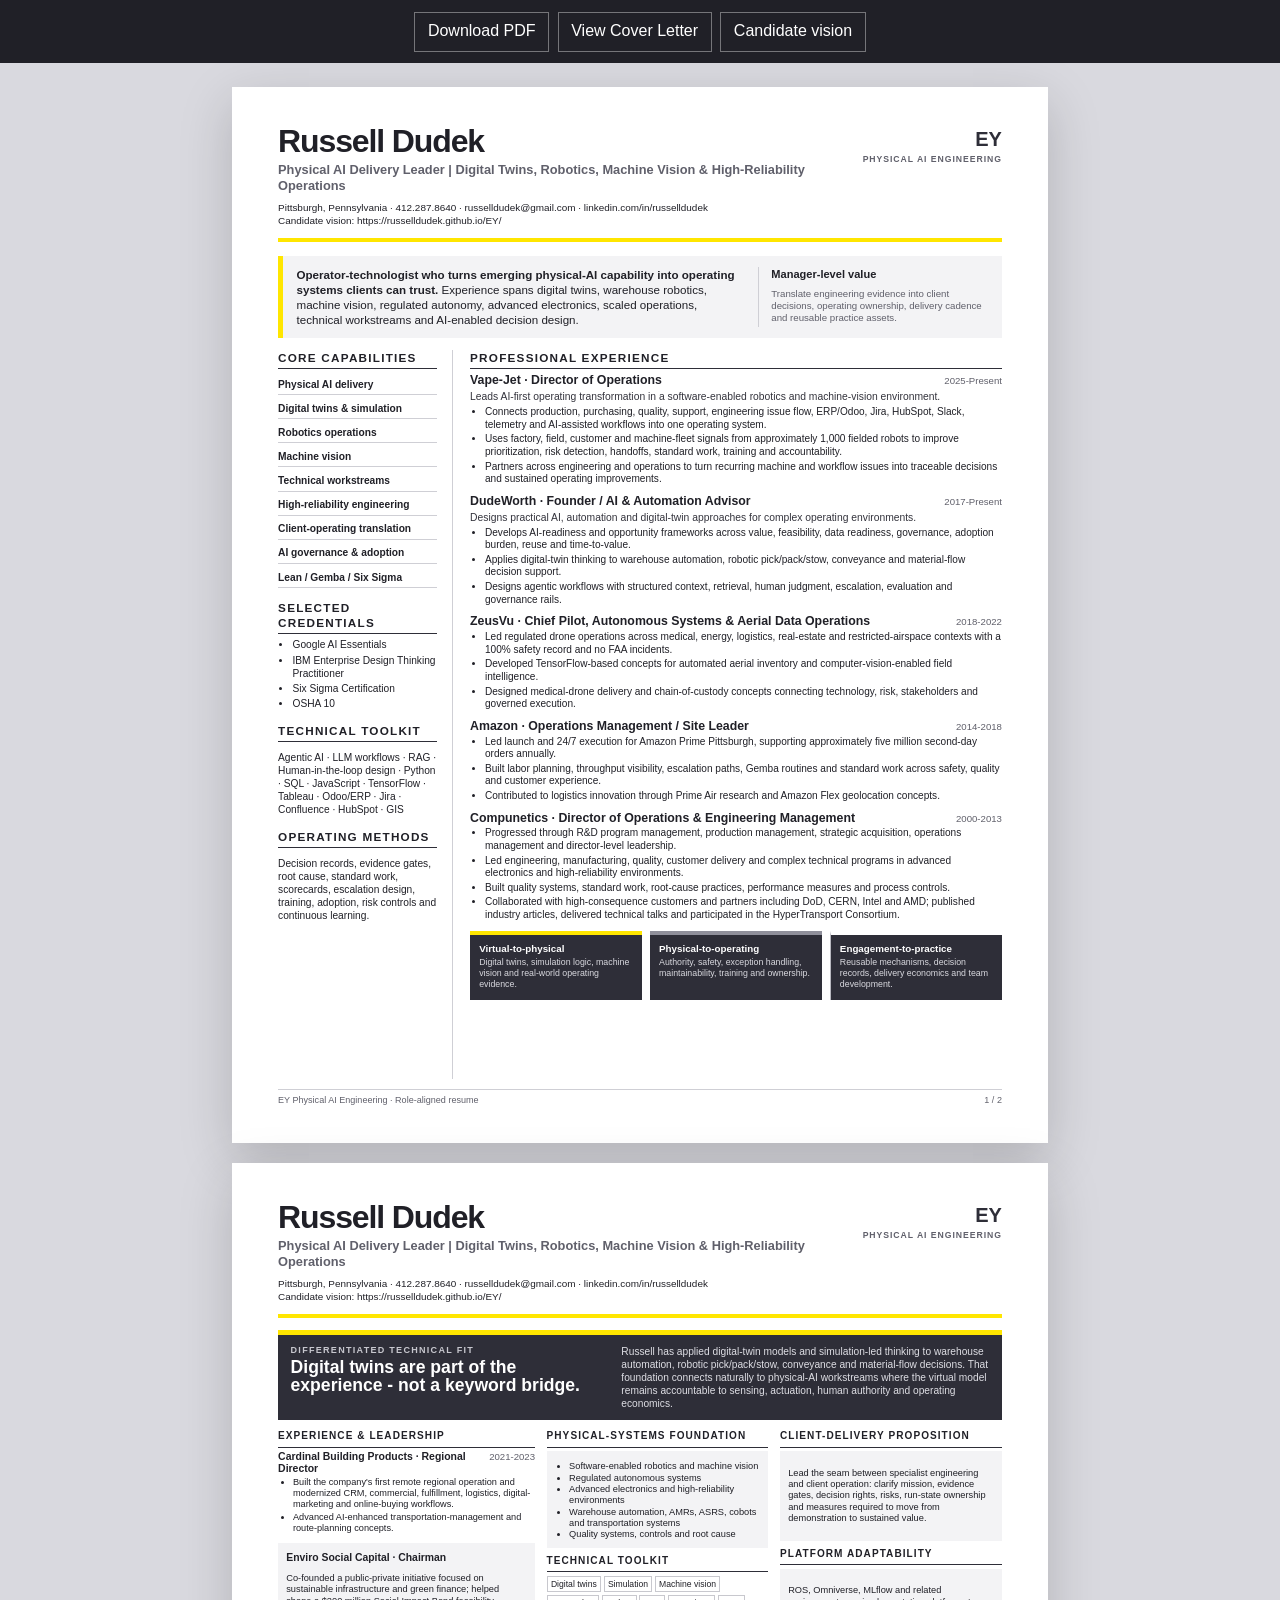
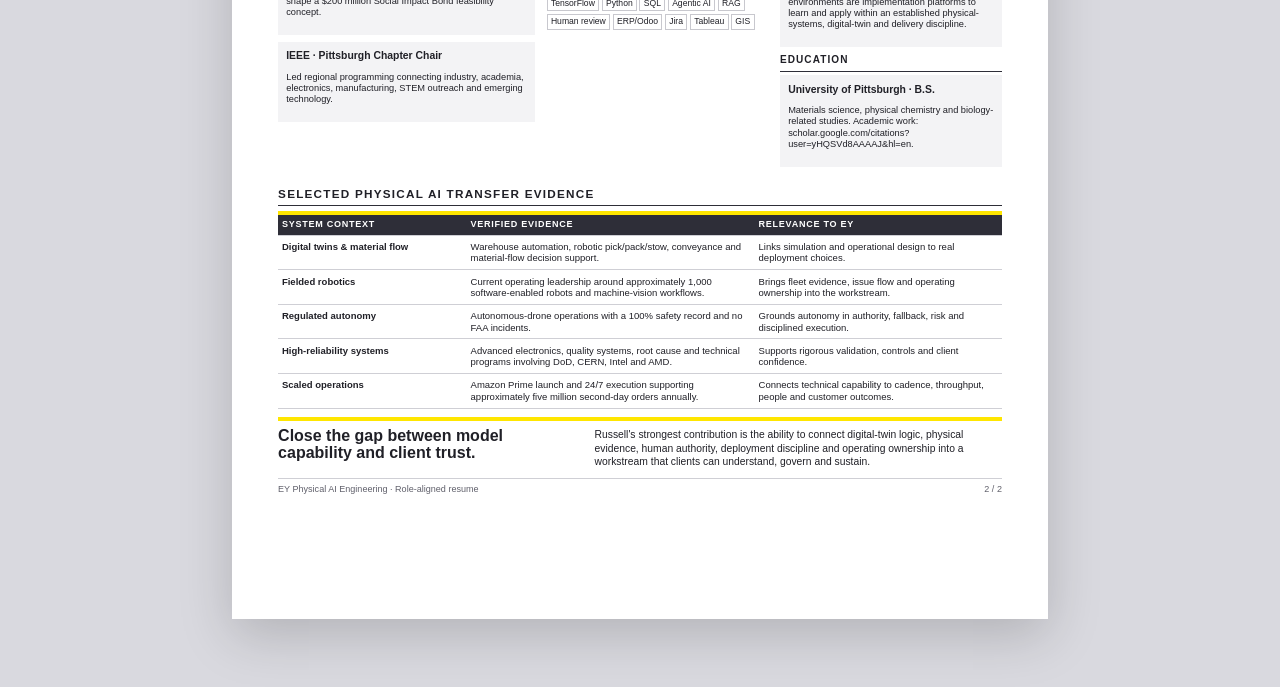
<file: resume.html>
<!doctype html>
<html lang="en">
<head>
<meta charset="utf-8">
<meta name="author" content="Russell Dudek">
<meta name="viewport" content="width=device-width,initial-scale=1">
<title>Russell Dudek - EY Physical AI Resume</title>
<link rel="stylesheet" href="documents-v2.css">
</head>
<body class="document-body">
<div class="document-actions"><a href="docs/Russell-Dudek-EY-Resume.pdf" download="Russell-Dudek-EY-Resume.pdf">Download PDF</a><a href="cover-letter.html">View Cover Letter</a><a href="index.html">Candidate vision</a></div>
<main class="document-shell">
<section class="document-page resume-page">
<header class="doc-header">
<div><div class="doc-name">Russell Dudek</div><div class="doc-identity">Physical AI Delivery Leader | Digital Twins, Robotics, Machine Vision & High-Reliability Operations</div><div class="doc-contact">Pittsburgh, Pennsylvania · 412.287.8640 · russelldudek@gmail.com · linkedin.com/in/russelldudek<br>Candidate vision: https://russelldudek.github.io/EY/</div></div>
<div class="company-id">EY<span>Physical AI Engineering</span></div>
</header>
<div class="summary-band">
<p><strong>Operator-technologist who turns emerging physical-AI capability into operating systems clients can trust.</strong> Experience spans digital twins, warehouse robotics, machine vision, regulated autonomy, advanced electronics, scaled operations, technical workstreams and AI-enabled decision design.</p>
<div class="summary-proof"><strong>Manager-level value</strong><span>Translate engineering evidence into client decisions, operating ownership, delivery cadence and reusable practice assets.</span></div>
</div>
<div class="resume-grid">
<aside class="resume-sidebar">
<section class="sidebar-section"><h2 class="section-title">Core capabilities</h2><div class="capability-list"><span>Physical AI delivery</span><span>Digital twins & simulation</span><span>Robotics operations</span><span>Machine vision</span><span>Technical workstreams</span><span>High-reliability engineering</span><span>Client-operating translation</span><span>AI governance & adoption</span><span>Lean / Gemba / Six Sigma</span></div></section>
<section class="sidebar-section"><h2 class="section-title">Selected credentials</h2><ul><li>Google AI Essentials</li><li>IBM Enterprise Design Thinking Practitioner</li><li>Six Sigma Certification</li><li>OSHA 10</li></ul></section>
<section class="sidebar-section"><h2 class="section-title">Technical toolkit</h2><p>Agentic AI · LLM workflows · RAG · Human-in-the-loop design · Python · SQL · JavaScript · TensorFlow · Tableau · Odoo/ERP · Jira · Confluence · HubSpot · GIS</p></section>
<section class="sidebar-section"><h2 class="section-title">Operating methods</h2><p>Decision records, evidence gates, root cause, standard work, scorecards, escalation design, training, adoption, risk controls and continuous learning.</p></section>
</aside>
<div class="resume-main">
<h2 class="section-title">Professional experience</h2>
<article class="role"><div class="role-head"><h3>Vape-Jet · Director of Operations</h3><time>2025-Present</time></div><p>Leads AI-first operating transformation in a software-enabled robotics and machine-vision environment.</p><ul><li>Connects production, purchasing, quality, support, engineering issue flow, ERP/Odoo, Jira, HubSpot, Slack, telemetry and AI-assisted workflows into one operating system.</li><li>Uses factory, field, customer and machine-fleet signals from approximately 1,000 fielded robots to improve prioritization, risk detection, handoffs, standard work, training and accountability.</li><li>Partners across engineering and operations to turn recurring machine and workflow issues into traceable decisions and sustained operating improvements.</li></ul></article>
<article class="role"><div class="role-head"><h3>DudeWorth · Founder / AI & Automation Advisor</h3><time>2017-Present</time></div><p>Designs practical AI, automation and digital-twin approaches for complex operating environments.</p><ul><li>Develops AI-readiness and opportunity frameworks across value, feasibility, data readiness, governance, adoption burden, reuse and time-to-value.</li><li>Applies digital-twin thinking to warehouse automation, robotic pick/pack/stow, conveyance and material-flow decision support.</li><li>Designs agentic workflows with structured context, retrieval, human judgment, escalation, evaluation and governance rails.</li></ul></article>
<article class="role"><div class="role-head"><h3>ZeusVu · Chief Pilot, Autonomous Systems & Aerial Data Operations</h3><time>2018-2022</time></div><ul><li>Led regulated drone operations across medical, energy, logistics, real-estate and restricted-airspace contexts with a 100% safety record and no FAA incidents.</li><li>Developed TensorFlow-based concepts for automated aerial inventory and computer-vision-enabled field intelligence.</li><li>Designed medical-drone delivery and chain-of-custody concepts connecting technology, risk, stakeholders and governed execution.</li></ul></article>
<article class="role"><div class="role-head"><h3>Amazon · Operations Management / Site Leader</h3><time>2014-2018</time></div><ul><li>Led launch and 24/7 execution for Amazon Prime Pittsburgh, supporting approximately five million second-day orders annually.</li><li>Built labor planning, throughput visibility, escalation paths, Gemba routines and standard work across safety, quality and customer experience.</li><li>Contributed to logistics innovation through Prime Air research and Amazon Flex geolocation concepts.</li></ul></article>
<article class="role"><div class="role-head"><h3>Compunetics · Director of Operations &amp; Engineering Management</h3><time>2000-2013</time></div><ul><li>Progressed through R&amp;D program management, production management, strategic acquisition, operations management and director-level leadership.</li><li>Led engineering, manufacturing, quality, customer delivery and complex technical programs in advanced electronics and high-reliability environments.</li><li>Built quality systems, standard work, root-cause practices, performance measures and process controls.</li><li>Collaborated with high-consequence customers and partners including DoD, CERN, Intel and AMD; published industry articles, delivered technical talks and participated in the HyperTransport Consortium.</li></ul></article>
<div class="transfer-strip"><div class="transfer-card"><strong>Virtual-to-physical</strong><span>Digital twins, simulation logic, machine vision and real-world operating evidence.</span></div><div class="transfer-card"><strong>Physical-to-operating</strong><span>Authority, safety, exception handling, maintainability, training and ownership.</span></div><div class="transfer-card"><strong>Engagement-to-practice</strong><span>Reusable mechanisms, decision records, delivery economics and team development.</span></div></div>
</div>
</div>
<footer class="doc-footer"><span>EY Physical AI Engineering · Role-aligned resume</span><span>1 / 2</span></footer>
</section>
<section class="document-page resume-page">
<header class="doc-header">
<div><div class="doc-name">Russell Dudek</div><div class="doc-identity">Physical AI Delivery Leader | Digital Twins, Robotics, Machine Vision & High-Reliability Operations</div><div class="doc-contact">Pittsburgh, Pennsylvania · 412.287.8640 · russelldudek@gmail.com · linkedin.com/in/russelldudek<br>Candidate vision: https://russelldudek.github.io/EY/</div></div>
<div class="company-id">EY<span>Physical AI Engineering</span></div>
</header>
<div class="digital-twin-banner"><div><div class="doc-kicker" style="color:#c7c7ce">Differentiated technical fit</div><h2>Digital twins are part of the experience - not a keyword bridge.</h2></div><p>Russell has applied digital-twin models and simulation-led thinking to warehouse automation, robotic pick/pack/stow, conveyance and material-flow decisions. That foundation connects naturally to physical-AI workstreams where the virtual model remains accountable to sensing, actuation, human authority and operating economics.</p></div>
<div class="page2-columns">
<section><h2 class="section-title">Experience & leadership</h2><article class="role"><div class="role-head"><h3>Cardinal Building Products · Regional Director</h3><time>2021-2023</time></div><ul><li>Built the company's first remote regional operation and modernized CRM, commercial, fulfillment, logistics, digital-marketing and online-buying workflows.</li><li>Advanced AI-enhanced transportation-management and route-planning concepts.</li></ul></article><div class="compact-card"><h3>Enviro Social Capital · Chairman</h3><p>Co-founded a public-private initiative focused on sustainable infrastructure and green finance; helped shape a $200 million Social Impact Bond feasibility concept.</p></div><div class="compact-card"><h3>IEEE · Pittsburgh Chapter Chair</h3><p>Led regional programming connecting industry, academia, electronics, manufacturing, STEM outreach and emerging technology.</p></div></section>
<section><h2 class="section-title">Physical-systems foundation</h2><div class="compact-card"><ul><li>Software-enabled robotics and machine vision</li><li>Regulated autonomous systems</li><li>Advanced electronics and high-reliability environments</li><li>Warehouse automation, AMRs, ASRS, cobots and transportation systems</li><li>Quality systems, controls and root cause</li></ul></div><h2 class="section-title">Technical toolkit</h2><div class="toolkit"><span>Digital twins</span><span>Simulation</span><span>Machine vision</span><span>TensorFlow</span><span>Python</span><span>SQL</span><span>Agentic AI</span><span>RAG</span><span>Human review</span><span>ERP/Odoo</span><span>Jira</span><span>Tableau</span><span>GIS</span></div></section>
<section><h2 class="section-title">Client-delivery proposition</h2><div class="compact-card"><p>Lead the seam between specialist engineering and client operation: clarify mission, evidence gates, decision rights, risks, run-state ownership and measures required to move from demonstration to sustained value.</p></div><h2 class="section-title">Platform adaptability</h2><div class="compact-card"><p>ROS, Omniverse, MLflow and related environments are implementation platforms to learn and apply within an established physical-systems, digital-twin and delivery discipline.</p></div><h2 class="section-title">Education</h2><div class="compact-card"><h3>University of Pittsburgh · B.S.</h3><p>Materials science, physical chemistry and biology-related studies. Academic work: scholar.google.com/citations?user=yHQSVd8AAAAJ&amp;hl=en.</p></div></section>
</div>
<section class="evidence-matrix-section">
<h2 class="section-title">Selected physical AI transfer evidence</h2>
<div class="evidence-matrix">
<div class="evidence-matrix-row evidence-matrix-head"><strong>System context</strong><strong>Verified evidence</strong><strong>Relevance to EY</strong></div>
<div class="evidence-matrix-row"><strong>Digital twins &amp; material flow</strong><span>Warehouse automation, robotic pick/pack/stow, conveyance and material-flow decision support.</span><span>Links simulation and operational design to real deployment choices.</span></div>
<div class="evidence-matrix-row"><strong>Fielded robotics</strong><span>Current operating leadership around approximately 1,000 software-enabled robots and machine-vision workflows.</span><span>Brings fleet evidence, issue flow and operating ownership into the workstream.</span></div>
<div class="evidence-matrix-row"><strong>Regulated autonomy</strong><span>Autonomous-drone operations with a 100% safety record and no FAA incidents.</span><span>Grounds autonomy in authority, fallback, risk and disciplined execution.</span></div>
<div class="evidence-matrix-row"><strong>High-reliability systems</strong><span>Advanced electronics, quality systems, root cause and technical programs involving DoD, CERN, Intel and AMD.</span><span>Supports rigorous validation, controls and client confidence.</span></div>
<div class="evidence-matrix-row"><strong>Scaled operations</strong><span>Amazon Prime launch and 24/7 execution supporting approximately five million second-day orders annually.</span><span>Connects technical capability to cadence, throughput, people and customer outcomes.</span></div>
</div>
</section>
<div class="role-proposition"><strong>Close the gap between model capability and client trust.</strong><p>Russell's strongest contribution is the ability to connect digital-twin logic, physical evidence, human authority, deployment discipline and operating ownership into a workstream that clients can understand, govern and sustain.</p></div>
<footer class="doc-footer"><span>EY Physical AI Engineering · Role-aligned resume</span><span>2 / 2</span></footer>
</section>
</main>
</body>
</html>
</file>
<file: styles.css>
@import url("brand-tokens.css");
@import url("styles-1.css");
@import url("styles-2.css");
@import url("styles-3.css");
@import url("styles-4.css");
@import url("styles-5.css");
@import url("redesign.css");

/* Defensive suppression: legacy/cached document shells must never expose browser print controls. */
.document-actions button,
.document-actions [onclick*="print" i] {
  display: none !important;
}
</file>
<file: documents-v2.css>
:root {
  --ey-yellow:#ffe600;
  --ey-ink:#202027;
  --ey-dark:#2e2e38;
  --ey-gray:#60606b;
  --ey-mist:#f3f3f5;
  --ey-rule:#cfcfd5;
}
*{box-sizing:border-box}
html,body{margin:0;padding:0}
body.document-body{background:#d9d9df;color:var(--ey-ink);font-family:"DejaVu Sans Condensed","Arial Narrow",Arial,sans-serif;line-height:1.28}
a{color:inherit}
.document-actions{position:sticky;top:0;z-index:20;display:flex;justify-content:center;gap:.55rem;flex-wrap:wrap;padding:.72rem;background:var(--ey-ink);color:#fff}
.document-actions a,.document-actions button{font:700 .85rem/1 inherit;color:#fff;text-decoration:none;background:transparent;border:1px solid rgba(255,255,255,.38);padding:.55rem .78rem;cursor:pointer}
/* Defensive suppression: legacy/cached document shells must never expose browser print controls. */
.document-actions button,.document-actions [onclick*="print" i]{display:none!important}
.document-shell{padding:1.5rem 0 3rem}
.document-page{width:8.5in;height:11in;margin:0 auto 1.25rem;background:#fff;padding:.42in .48in .38in;box-shadow:0 16px 50px rgba(0,0,0,.18);display:flex;flex-direction:column;overflow:hidden;page-break-after:always;position:relative}
.document-page:last-child{page-break-after:auto}
.doc-header{display:grid;grid-template-columns:1fr auto;gap:.2in;align-items:start;border-bottom:4px solid var(--ey-yellow);padding-bottom:.12in;margin-bottom:.12in}
.doc-name{font-size:24pt;line-height:.92;font-weight:900;letter-spacing:-.035em}
.doc-identity{font-size:9.6pt;font-weight:800;color:var(--ey-gray);margin-top:.055in}
.doc-contact{font-size:7.45pt;line-height:1.32;margin-top:.06in;overflow-wrap:anywhere}
.company-id{min-width:.92in;text-align:right;font-weight:900;font-size:15pt;line-height:1;color:var(--ey-dark);padding-top:.02in}
.company-id span{display:block;font-size:6.5pt;letter-spacing:.11em;text-transform:uppercase;color:var(--ey-gray);margin-top:.06in}
.doc-kicker{font-size:6.8pt;letter-spacing:.14em;text-transform:uppercase;font-weight:900;color:var(--ey-gray)}
.section-title{font-size:8.8pt;text-transform:uppercase;letter-spacing:.105em;font-weight:900;margin:0 0 .055in;padding-bottom:.035in;border-bottom:1.4px solid var(--ey-dark)}
.summary-band{display:grid;grid-template-columns:1.45fr .75fr;gap:.16in;background:var(--ey-mist);border-left:5px solid var(--ey-yellow);padding:.115in .14in;margin:.02in 0 .12in}
.summary-band p{font-size:8.7pt;line-height:1.3;margin:0}
.summary-proof{display:grid;gap:.045in;border-left:1px solid var(--ey-rule);padding-left:.13in}
.summary-proof strong{font-size:8.3pt}
.summary-proof span{font-size:7.25pt;color:var(--ey-gray)}
.resume-grid{display:grid;grid-template-columns:1.82in 1fr;gap:.18in;min-height:0;flex:1}
.resume-sidebar{border-right:1px solid var(--ey-rule);padding-right:.15in}
.resume-main{min-width:0}
.sidebar-section{margin-bottom:.12in;break-inside:avoid}
.sidebar-section p,.sidebar-section li{font-size:7.65pt;line-height:1.27}
.sidebar-section ul{margin:.035in 0 0;padding-left:.15in}
.sidebar-section li{margin:.026in 0}
.capability-list{display:grid;grid-template-columns:1fr;gap:.035in}
.capability-list span{display:block;border-bottom:1px solid var(--ey-rule);padding:.035in 0;font-size:7.65pt;font-weight:700}
.role{margin-bottom:.095in;break-inside:avoid}
.role-head{display:grid;grid-template-columns:1fr auto;gap:.1in;align-items:baseline;margin-bottom:.022in}
.role-head h3{font-size:9.25pt;line-height:1.12;margin:0;font-weight:900}
.role-head time{font-size:7.2pt;color:var(--ey-gray);white-space:nowrap}
.role p{font-size:7.75pt;margin:.018in 0 .03in;color:#34343d}
.role ul{margin:.02in 0 0;padding-left:.155in}
.role li{font-size:7.58pt;line-height:1.24;margin:.022in 0}
.transfer-strip{display:grid;grid-template-columns:repeat(3,1fr);gap:.08in;margin-top:.07in}
.transfer-card{background:var(--ey-dark);color:#fff;padding:.085in .095in;border-top:4px solid var(--ey-yellow);min-height:.72in}
.transfer-card:nth-child(2){border-color:#8f8f9a}.transfer-card:nth-child(3){border-color:#fff;border-left:1px solid #b8b8c0}
.transfer-card strong{display:block;font-size:7.35pt;margin-bottom:.02in}
.transfer-card span{display:block;font-size:6.6pt;line-height:1.22;color:#d9d9df}
.compact-card{background:var(--ey-mist);padding:.1in .12in;margin-bottom:.1in;break-inside:avoid}
.compact-card h3{font-size:8.5pt;margin:0 0 .04in}
.compact-card p,.compact-card li{font-size:7.55pt;line-height:1.25}
.compact-card ul{margin:.03in 0 0;padding-left:.15in}
.toolkit{display:flex;flex-wrap:wrap;gap:.035in}
.toolkit span{font-size:7.1pt;border:1px solid #c8c8ce;padding:.025in .045in;background:#fff}
.role-proposition{border-top:4px solid var(--ey-yellow);padding-top:.08in;display:grid;grid-template-columns:.85fr 1.15fr;gap:.16in;align-items:start;margin-top:.085in}
.role-proposition strong{font-size:12pt;line-height:1.05}
.role-proposition p{font-size:7.75pt;margin:0;line-height:1.28}
.doc-footer{margin-top:.1in;padding-top:.055in;border-top:1px solid var(--ey-rule);display:flex;justify-content:space-between;gap:1rem;font-size:6.8pt;color:var(--ey-gray)}
.cover-page{padding:.43in .52in .4in}
.cover-opening{display:grid;grid-template-columns:1.38fr .62fr;gap:.18in;align-items:end;margin:.015in 0 .12in}
.cover-opening h1{font-size:22.5pt;line-height:.96;letter-spacing:-.035em;margin:.03in 0 0}
.cover-thesis{background:var(--ey-yellow);padding:.11in .13in;font-size:8.6pt;line-height:1.26;font-weight:800}
.letter-meta{display:flex;justify-content:space-between;gap:.2in;font-size:7.5pt;color:var(--ey-gray);margin-bottom:.11in}
.letter-body{font-family:"DejaVu Sans",Arial,sans-serif;font-size:9pt;line-height:1.42;color:#303039}
.letter-body p{margin:0 0 .095in}
.letter-body p:first-of-type{font-size:9.35pt}
.evidence-ribbon{display:grid;grid-template-columns:repeat(3,1fr);gap:.07in;margin:.025in 0 .11in}
.evidence-ribbon article{background:var(--ey-mist);border-top:4px solid var(--ey-dark);padding:.085in .095in;min-height:.72in}
.evidence-ribbon article:nth-child(2){border-color:var(--ey-yellow)}
.evidence-ribbon article:nth-child(3){border-color:#72727c}
.evidence-ribbon strong{display:block;font-size:7.75pt;margin-bottom:.025in}
.evidence-ribbon span{font-size:6.95pt;line-height:1.22;color:var(--ey-gray)}
.signature-block{display:grid;grid-template-columns:1fr auto;gap:.18in;align-items:end;margin-top:.02in}
.signature-name{font-size:13pt;font-weight:900;line-height:1}
.signature-note{font-size:7.2pt;color:var(--ey-gray);text-align:right;max-width:2.25in}
.cover-footer{margin-top:auto;padding-top:.065in;border-top:1px solid var(--ey-rule);display:grid;grid-template-columns:1fr auto;gap:.15in;align-items:end;font-size:6.8pt;color:var(--ey-gray)}
.evidence-matrix-section{margin-top:.03in;break-inside:avoid}
.evidence-matrix{border-top:4px solid var(--ey-yellow)}
.evidence-matrix-row{display:grid;grid-template-columns:1.02fr 1.58fr 1.35fr;gap:.08in;padding:.055in .04in;border-bottom:1px solid var(--ey-rule);align-items:start}
.evidence-matrix-row strong,.evidence-matrix-row span{font-size:7.15pt;line-height:1.21}
.evidence-matrix-row strong{font-weight:900}
.evidence-matrix-head{background:var(--ey-dark);color:#fff;padding:.045in .04in}
.evidence-matrix-head strong{font-size:6.8pt;text-transform:uppercase;letter-spacing:.08em}
.digital-twin-banner{display:grid;grid-template-columns:.92fr 1.08fr;gap:.18in;background:var(--ey-dark);color:#fff;border-top:5px solid var(--ey-yellow);padding:.105in .13in;margin-bottom:.105in;align-items:start}
.digital-twin-banner h2{font-size:13.2pt;line-height:1.02;margin:.025in 0 0}
.digital-twin-banner p{font-size:7.65pt;line-height:1.28;margin:0;color:#dedee4}
.page2-columns{display:grid;grid-template-columns:1.1fr .95fr .95fr;gap:.12in;align-items:start;margin-bottom:.1in}
.page2-columns .compact-card{padding:.075in .085in;margin-bottom:.075in}
.page2-columns .compact-card h3{font-size:7.8pt}
.page2-columns .compact-card p,.page2-columns .compact-card li{font-size:6.95pt;line-height:1.22}
.page2-columns .role h3{font-size:7.85pt}
.page2-columns .role li{font-size:6.9pt;line-height:1.2}
.page2-columns .section-title{font-size:7.55pt;margin-bottom:.04in}
.page2-columns .toolkit span{font-size:6.45pt;padding:.018in .035in}
.page2-columns .toolkit{gap:.025in}
@media(max-width:760px){
 .document-shell{padding:.5rem 0 2rem}.document-page{width:100%;height:auto;min-height:0;margin:0 0 .6rem;padding:1rem;box-shadow:none;overflow:visible}
 .resume-grid,.summary-band,.cover-opening,.evidence-ribbon,.role-proposition,.digital-twin-banner,.page2-columns{grid-template-columns:1fr}
 .resume-sidebar{border-right:0;border-bottom:1px solid var(--ey-rule);padding-right:0;padding-bottom:.1in}
 .company-id{display:none}.doc-header{grid-template-columns:1fr}.letter-meta{flex-direction:column;gap:.03in}.signature-block{grid-template-columns:1fr}.signature-note{text-align:left}
}
@media print{
 @page{size:Letter;margin:0}
 html,body{background:#fff}
 .document-actions{display:none!important}
 .document-shell{padding:0}
 .document-page{width:8.5in;height:11in;min-height:11in;margin:0;padding:.42in .48in .38in;box-shadow:none;overflow:hidden;page-break-after:always}
 .cover-page{padding:.43in .52in .4in}
 .document-page:last-child{page-break-after:auto}
 a{text-decoration:none}
}
</file>
